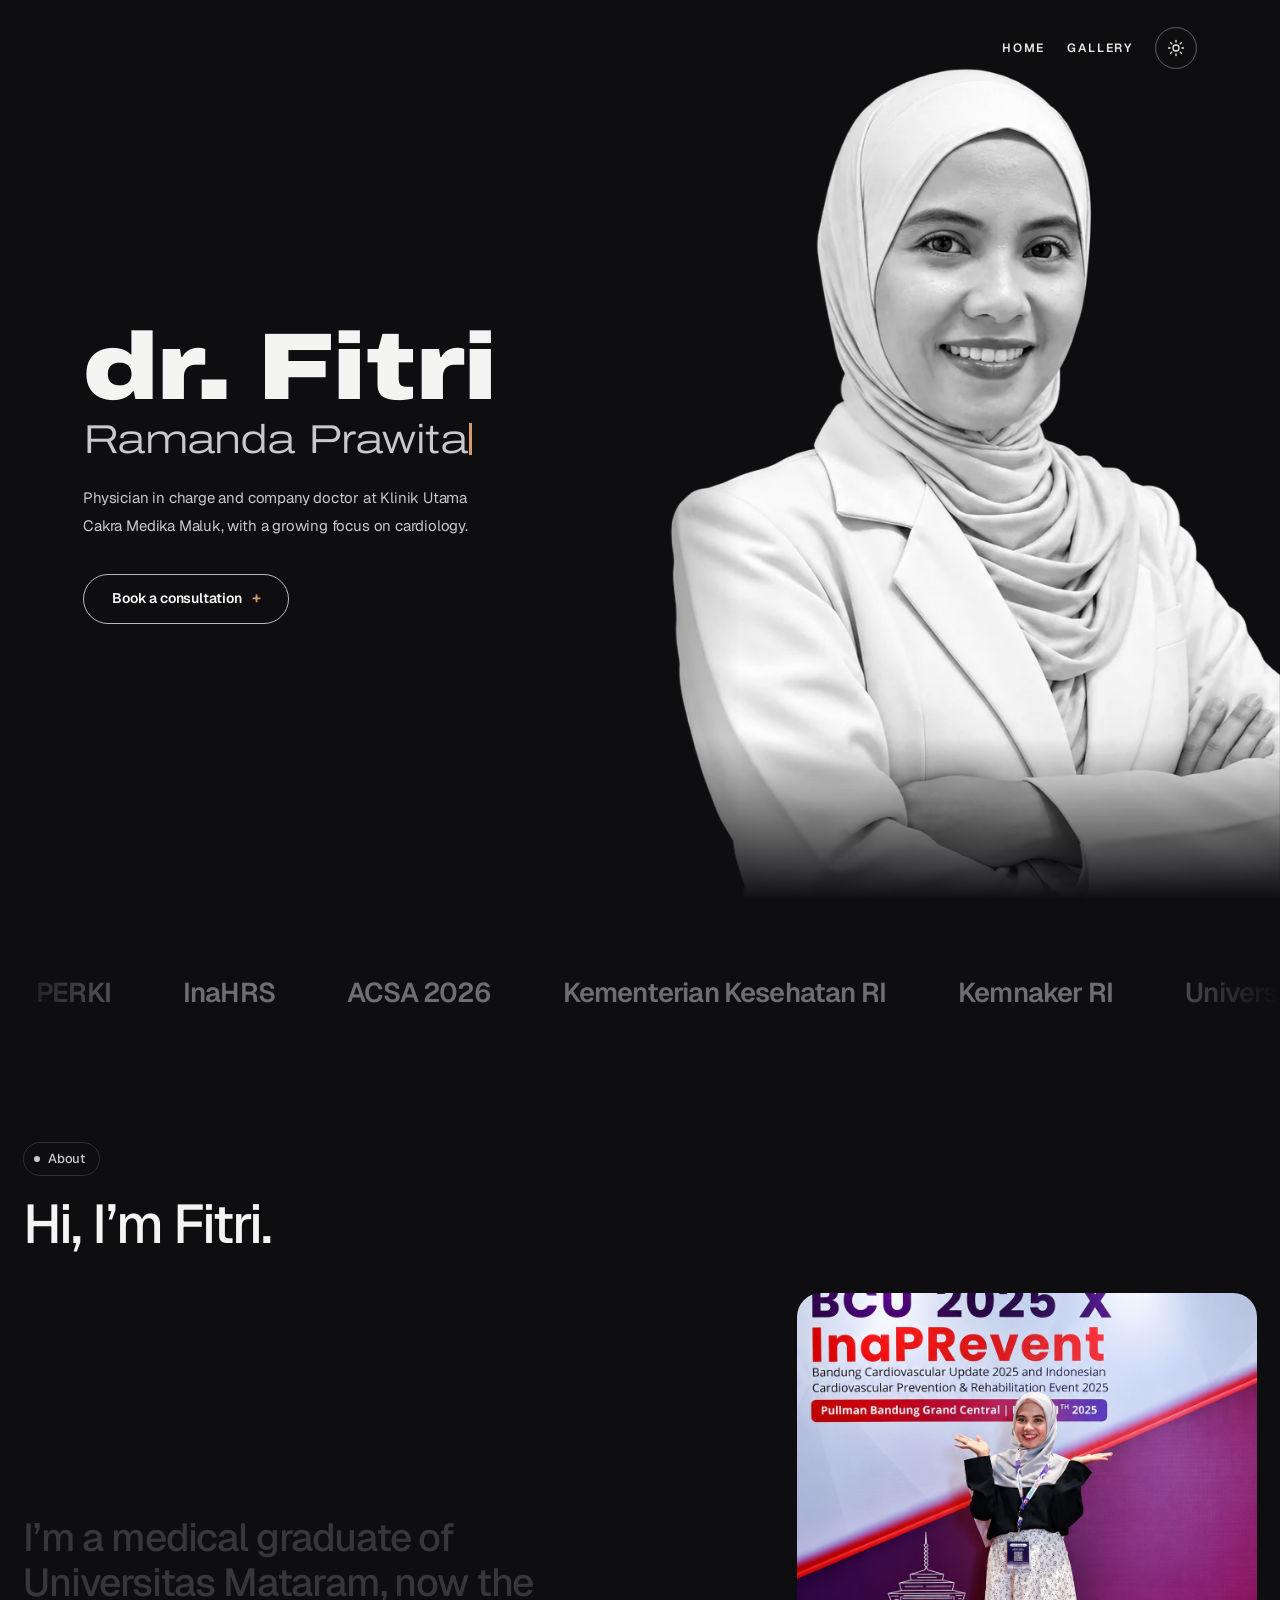
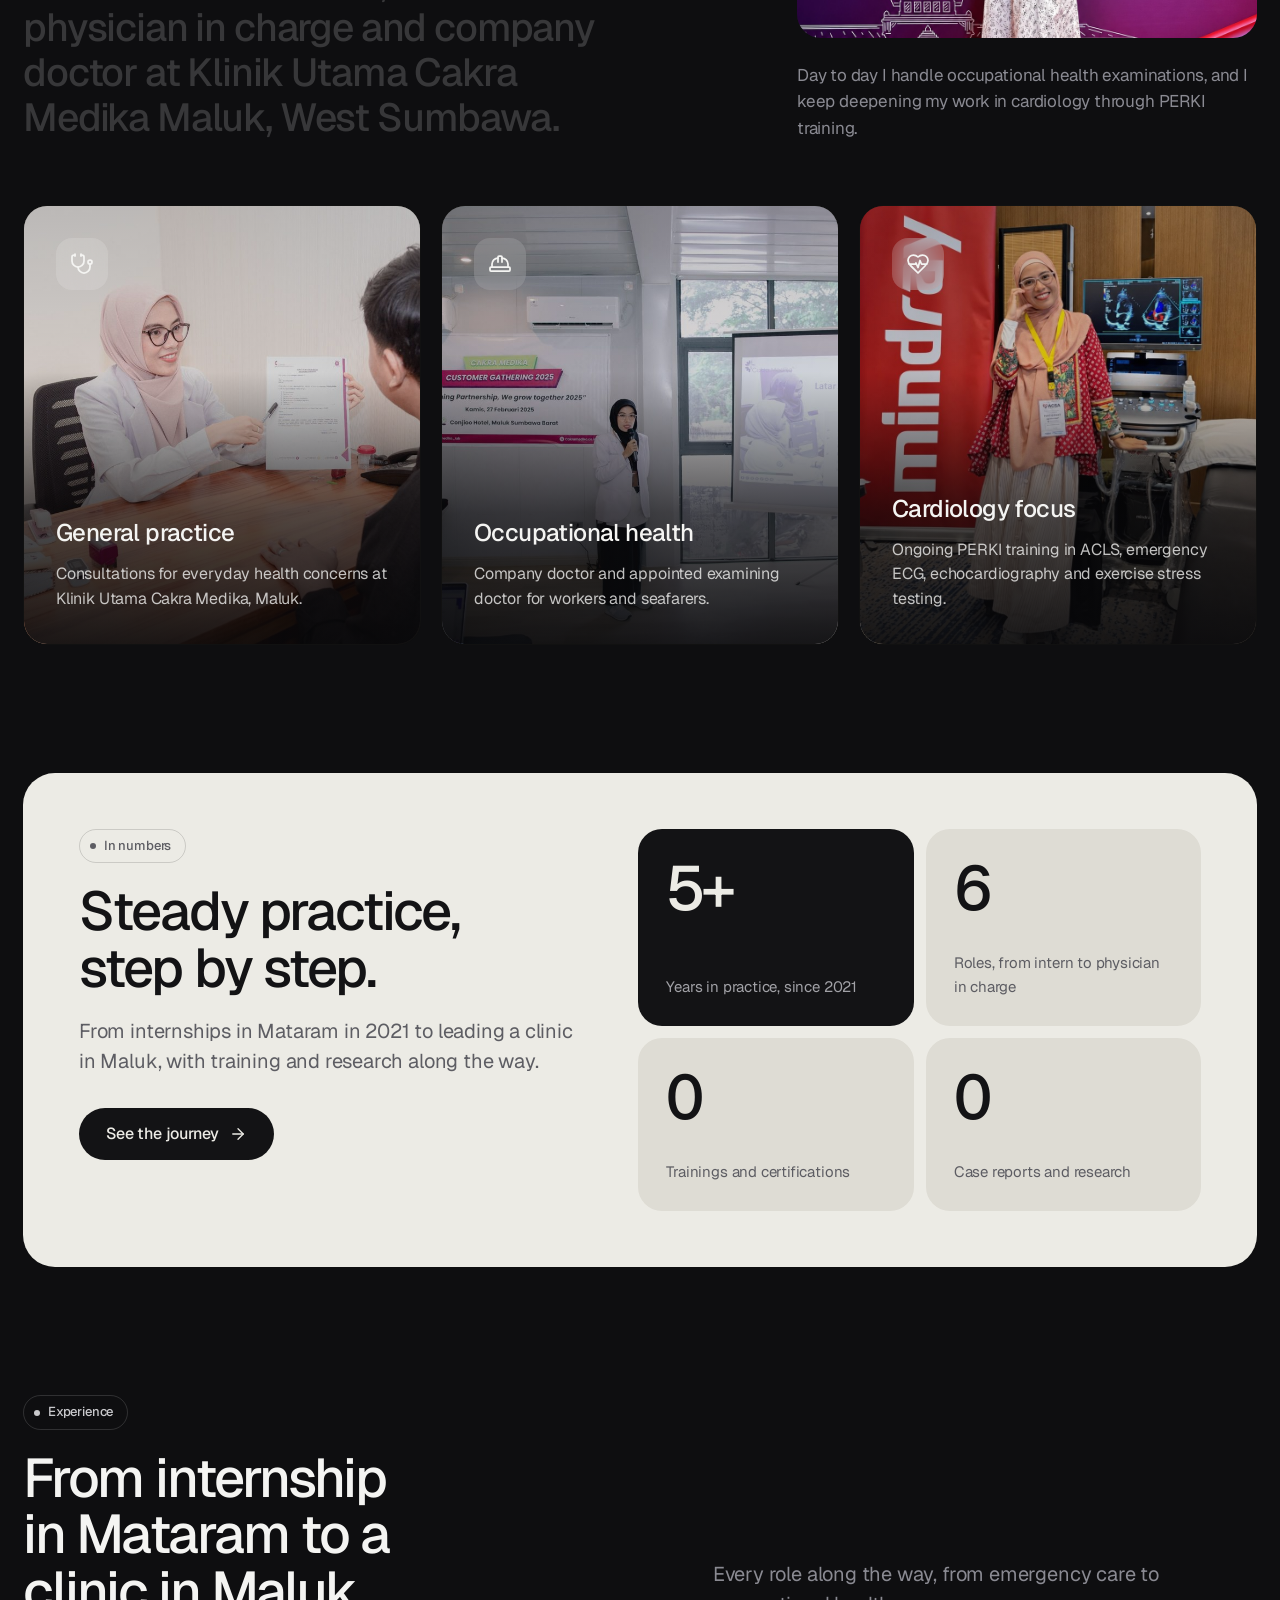
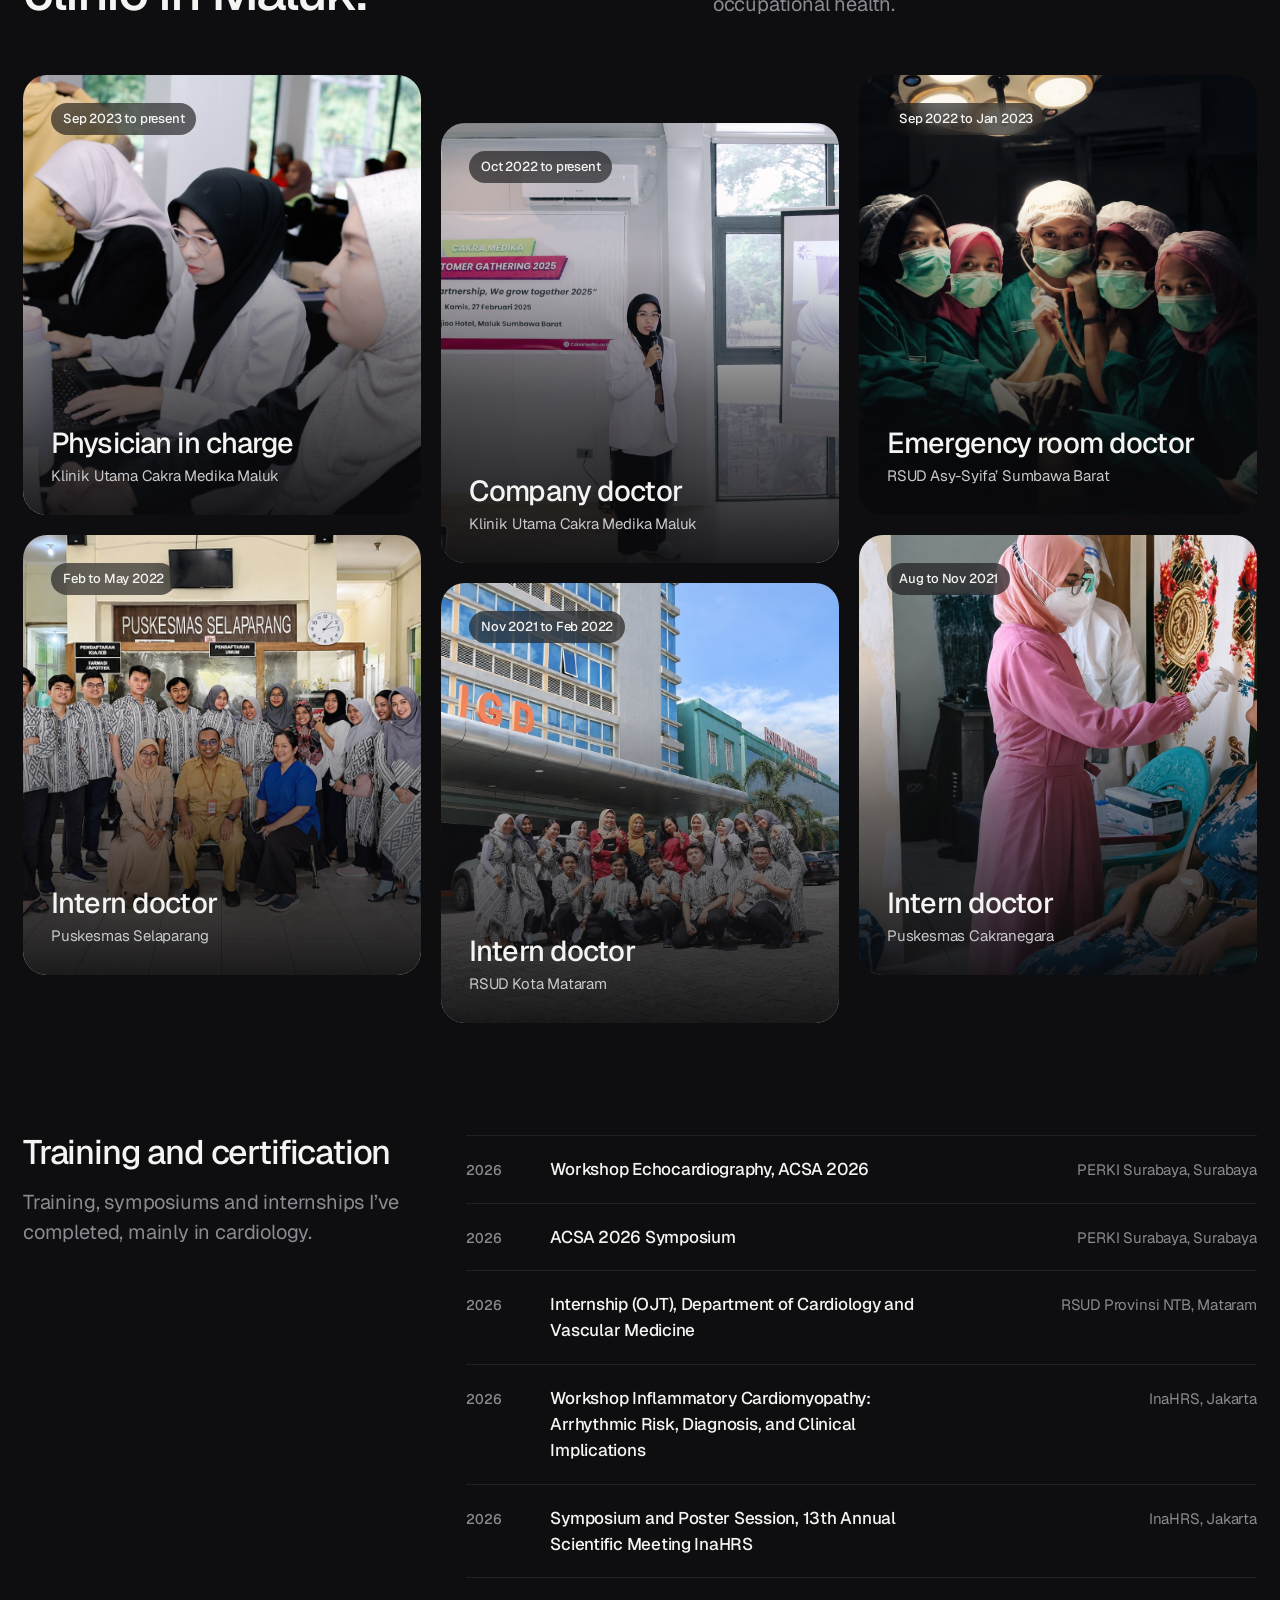
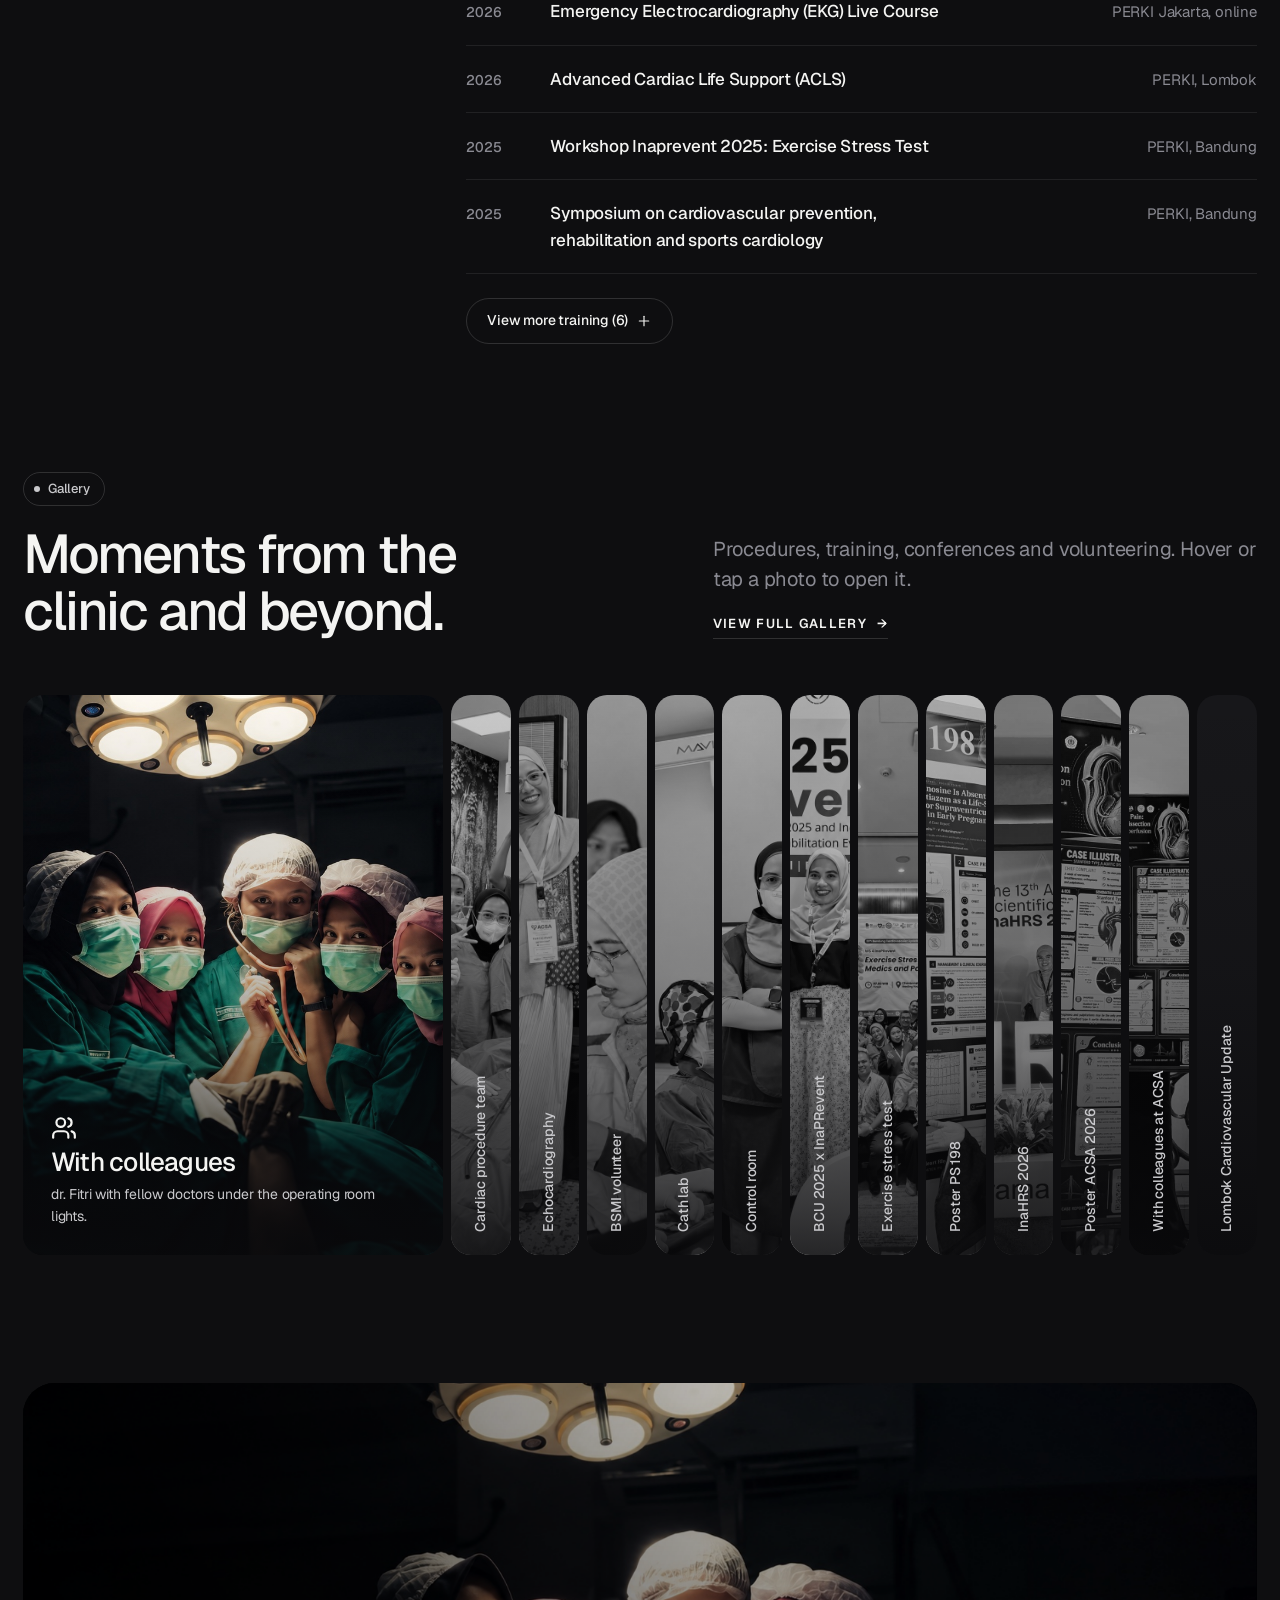
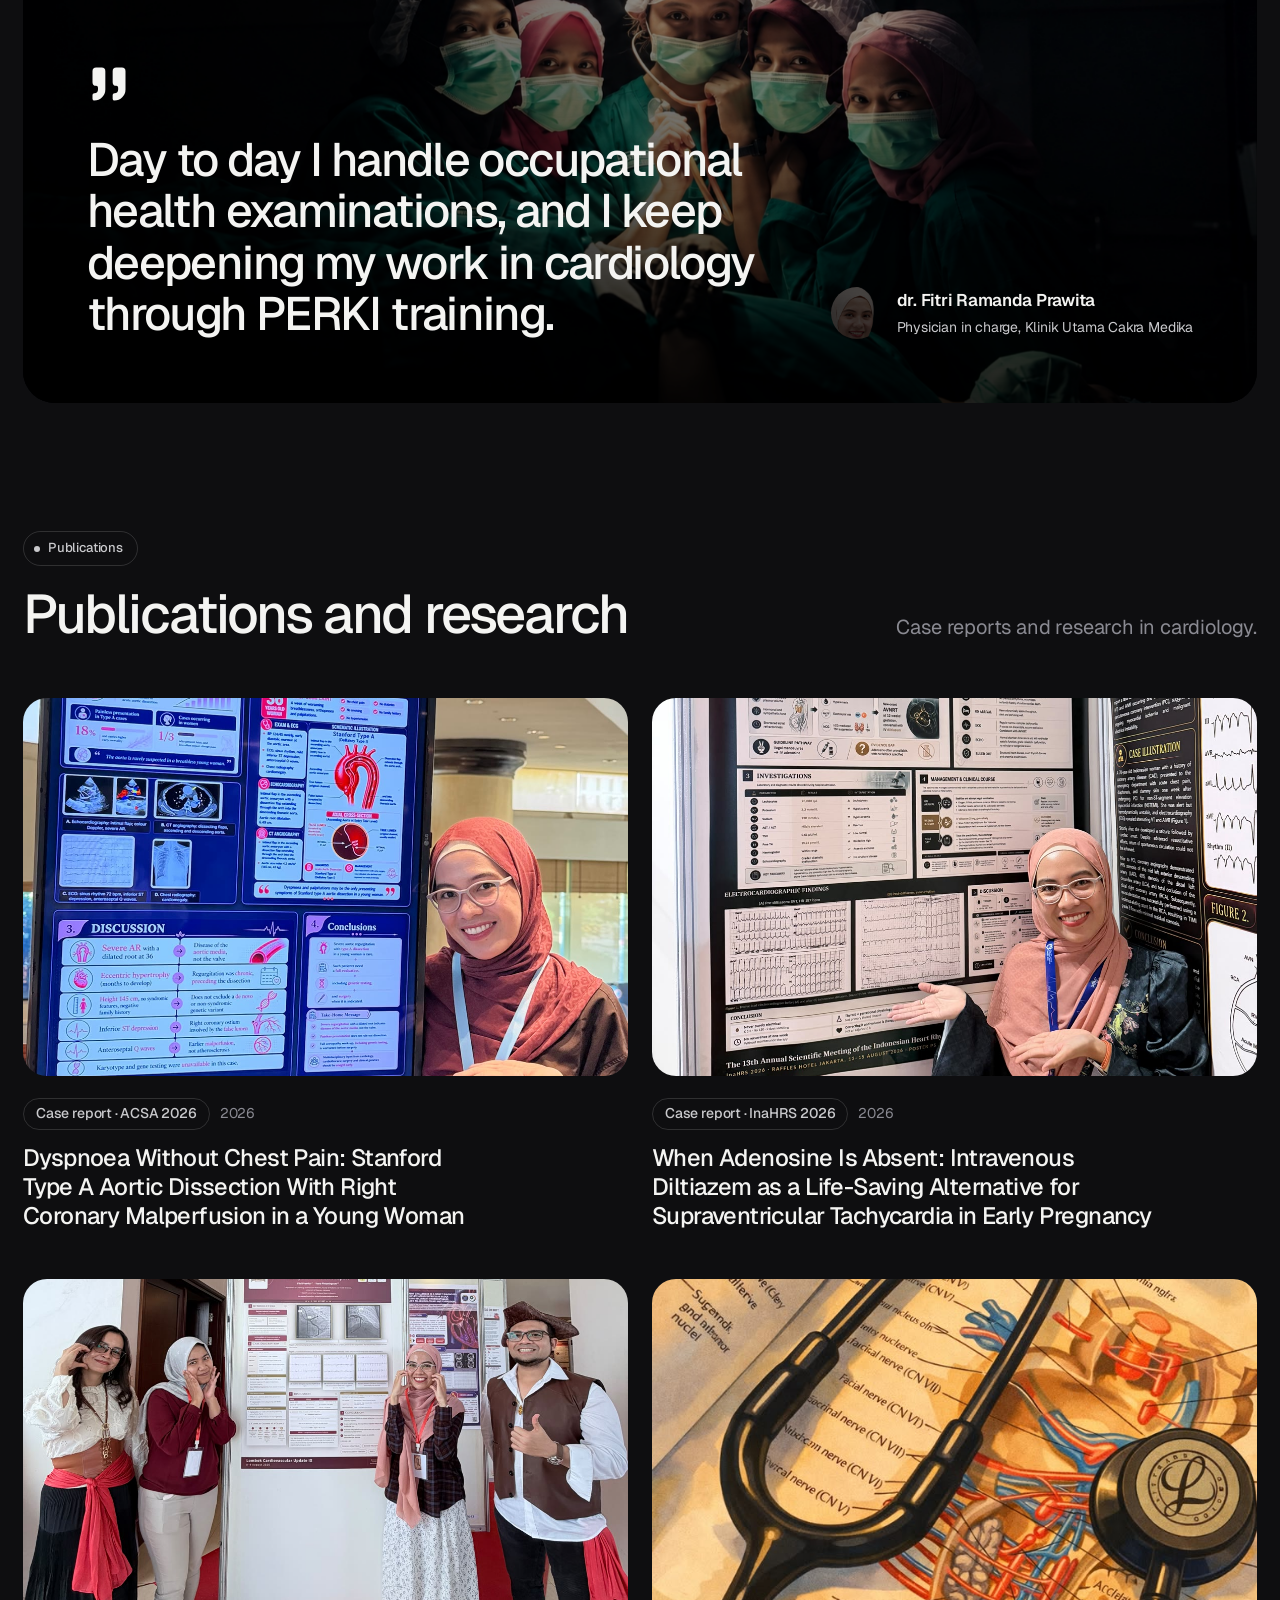
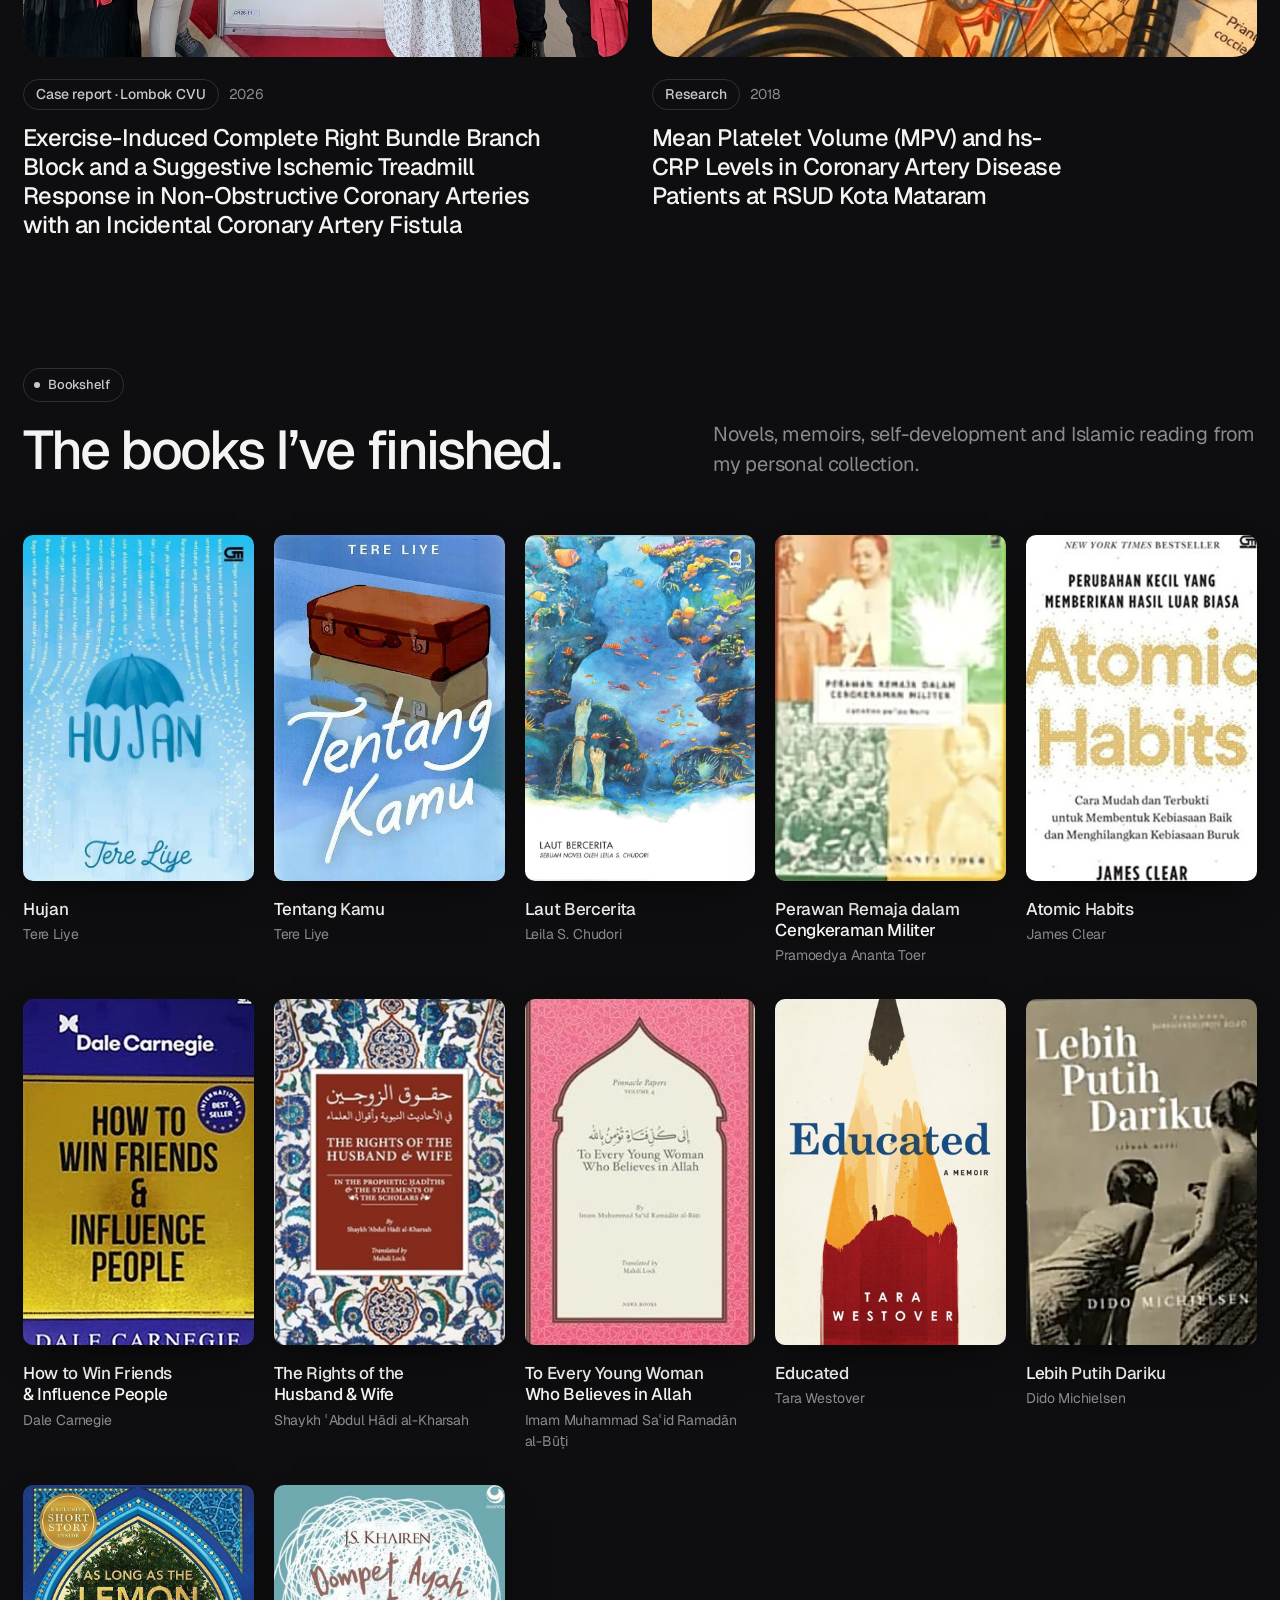
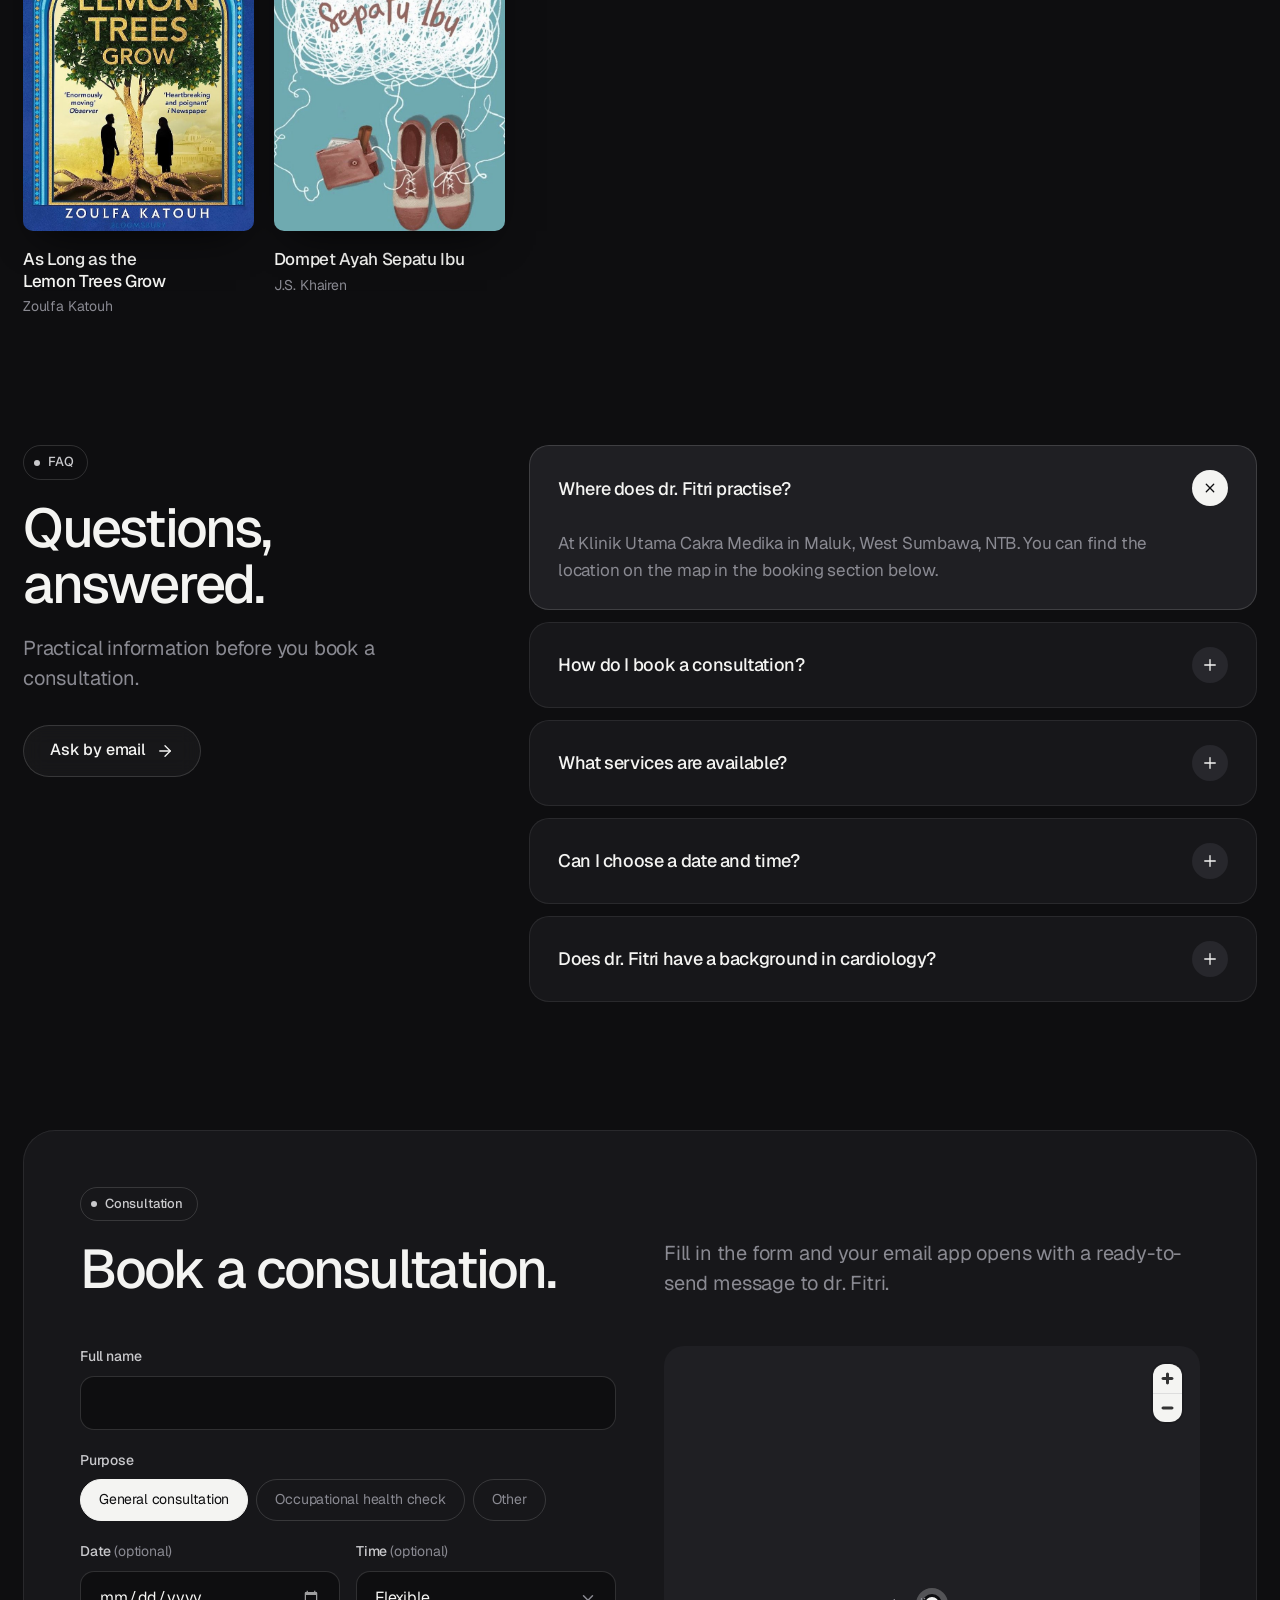
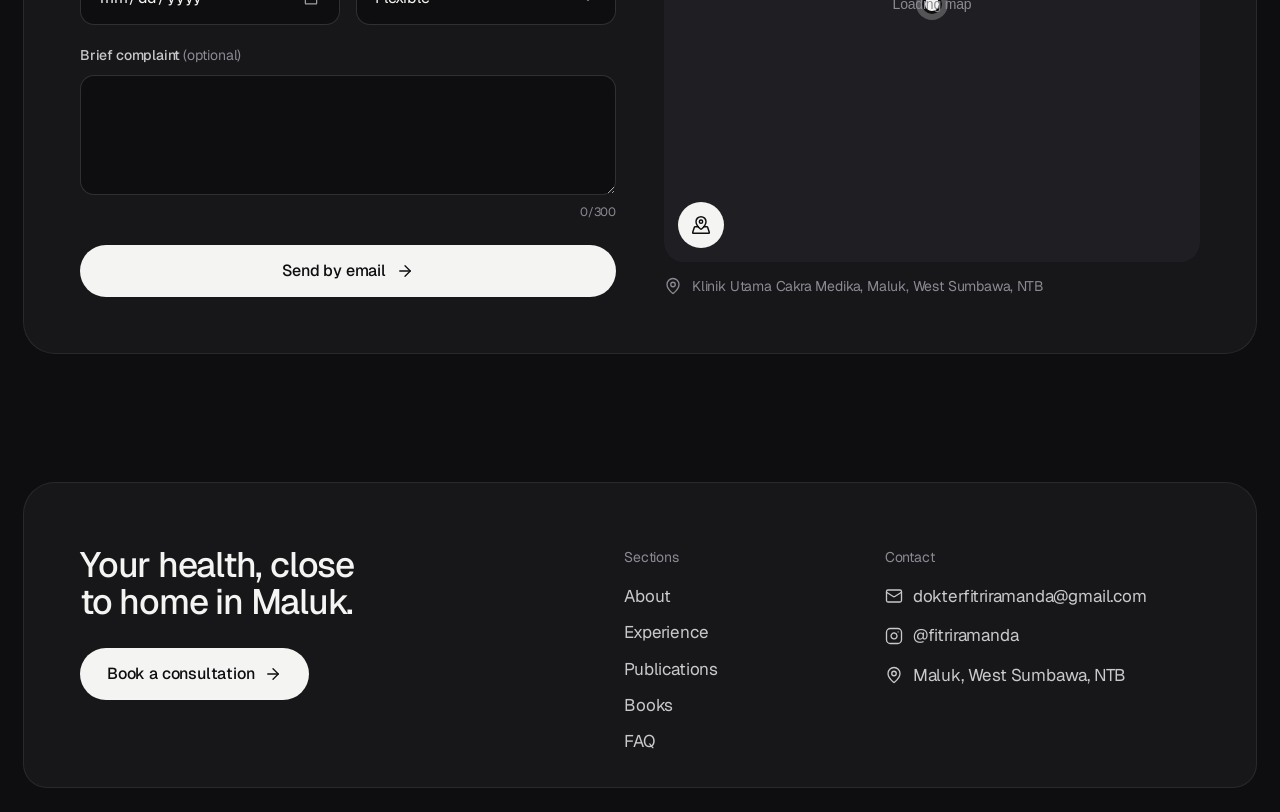
<file: index.html>
<!DOCTYPE html>
<html lang="en">
<head>
<meta charset="UTF-8">
<meta name="viewport" content="width=device-width, initial-scale=1, viewport-fit=cover">
<title>dr. Fitri Ramanda Prawita · General practitioner &amp; company doctor</title>
<meta name="description" content="dr. Fitri Ramanda Prawita, general practitioner and company doctor at Klinik Utama Cakra Medika Maluk, West Sumbawa. Experience, publications, bookshelf and consultations by email.">
<script>
  document.documentElement.classList.add("js");
  if (!matchMedia("(prefers-reduced-motion: reduce)").matches) document.documentElement.classList.add("intro");
  try { if (localStorage.getItem("theme") === "light") document.documentElement.dataset.theme = "light"; } catch (e) {}
</script>
<link rel="icon" href="favicon.ico?v=2" sizes="any">
<link rel="icon" type="image/png" sizes="32x32" href="assets/icons/favicon-32.png?v=2">
<link rel="apple-touch-icon" href="assets/icons/apple-touch-icon.png?v=2">
<link rel="preconnect" href="https://fonts.googleapis.com">
<link rel="preconnect" href="https://fonts.gstatic.com" crossorigin>
<link href="https://fonts.googleapis.com/css2?family=Archivo:wdth,wght@125,300;125,800;125,900&family=Bodoni+Moda:ital,opsz,wght@0,6..96,500;1,6..96,400&family=Geist:wght@300;400;500;600&display=swap" rel="stylesheet">
<link rel="stylesheet" href="./assets/lenis.css?v=20261106">
<link rel="stylesheet" href="./assets/site.css?v=20261106">
</head>
<body>
<a class="skip" href="#main">Skip to content</a>

<header class="nav">
  <div class="nav-inner">
    <a class="nav-home" href="#home">Home</a>
    <a class="nav-home" href="galeri.html">Gallery</a>
    <button class="theme-toggle" type="button" aria-label="Switch to light theme" title="Switch theme">
      <svg class="ico ico-sun" viewBox="0 0 24 24" aria-hidden="true" focusable="false"><circle cx="12" cy="12" r="4"/><path d="M12 2v2"/><path d="M12 20v2"/><path d="m4.93 4.93 1.41 1.41"/><path d="m17.66 17.66 1.41 1.41"/><path d="M2 12h2"/><path d="M20 12h2"/><path d="m6.34 17.66-1.41 1.41"/><path d="m19.07 4.93-1.41 1.41"/></svg>
      <svg class="ico ico-moon" viewBox="0 0 24 24" aria-hidden="true" focusable="false"><path d="M12 3a6 6 0 0 0 9 9 9 9 0 1 1-9-9Z"/></svg>
    </button>
  </div>
</header>

<main id="main">
  <!-- HERO -->
  <section class="hero" id="home" aria-label="Introduction">
    <div class="hero-photo"><img class="hero-img-bw" src="hero-hitamputih.webp" width="1448" height="1086" alt="Portrait of dr. Fitri Ramanda Prawita in a hijab and white coat, smiling with arms crossed" fetchpriority="high"><img class="hero-img-color" src="hero-warna.webp" width="1448" height="1086" alt="" aria-hidden="true"></div>
    <div class="wrap hero-inner">
      <div class="hero-copy">
        <h1 class="hero-title" aria-label="dr. Fitri Ramanda Prawita"><span class="ht-1" data-split style="--d0:350ms">dr. Fitri</span><span class="ht-2" aria-hidden="true">Ramanda Prawita</span></h1>
        <p class="hero-sub">Physician in charge and company doctor at Klinik Utama Cakra Medika Maluk, with a growing focus on cardiology.</p>
        <div class="hero-actions">
          <a class="btn-outline" href="#contact">Book a consultation <span class="plus" aria-hidden="true">+</span></a>
        </div>
      </div>
    </div>
  </section>

  <!-- LOGO STRIP -->
  <section class="logos" aria-label="Organisations">
    <div class="marquee" aria-hidden="true"><div class="marquee-row"><span>PERKI</span><span>InaHRS</span><span>ACSA 2026</span><span>Kementerian Kesehatan RI</span><span>Kemnaker RI</span><span>Universitas Mataram</span><span>RSUD Provinsi NTB</span><span>BSMI</span><span>PATKLIN</span><span>Lombok Cardiovascular Update</span><span>PERKI</span><span>InaHRS</span><span>ACSA 2026</span><span>Kementerian Kesehatan RI</span><span>Kemnaker RI</span><span>Universitas Mataram</span><span>RSUD Provinsi NTB</span><span>BSMI</span><span>PATKLIN</span><span>Lombok Cardiovascular Update</span></div></div>
    <p class="sr-only">PERKI, InaHRS, ACSA 2026, Kementerian Kesehatan RI, Kemnaker RI, Universitas Mataram, RSUD Provinsi NTB, BSMI, PATKLIN, Lombok Cardiovascular Update</p>
  </section>

  <!-- ABOUT -->
  <section class="section" id="about" aria-labelledby="about-title">
    <div class="wrap">
      <p class="eyebrow" data-reveal>About</p>
      <h2 class="h2" id="about-title" data-split style="margin-top:20px">Hi, I’m Fitri.</h2>
      <div class="about-grid">
        <p class="about-statement" data-fill>I’m a medical graduate of Universitas Mataram, now the physician in charge and company doctor at Klinik Utama Cakra Medika Maluk, West Sumbawa.</p>
        <div class="about-right" data-reveal>
          <figure class="about-photo"><img src="galeri/galeri-06.jpg" width="1086" height="1448" alt="dr. Fitri in front of the BCU 2025 x InaPRevent banner, Pullman Bandung Grand Central" loading="lazy" decoding="async"></figure>
          <p class="about-side">Day to day I handle occupational health examinations, and I keep deepening my work in cardiology through PERKI training.</p>
        </div>
      </div>
      <div class="features" data-stagger>
        <article class="feature has-photo" data-reveal><img class="feature-bg" src="galeri/about/general-practice.jpg" alt="dr. Fitri explaining a consent form to a patient at her desk" loading="lazy" decoding="async" style="object-position: 35% 40%"><span class="feature-ico"><svg class="ico" viewBox="0 0 24 24" aria-hidden="true" focusable="false"><path d="M11 2v2"/><path d="M5 2v2"/><path d="M5 3H4a2 2 0 0 0-2 2v4a6 6 0 0 0 12 0V5a2 2 0 0 0-2-2h-1"/><path d="M8 15a6 6 0 0 0 12 0v-3"/><circle cx="20" cy="10" r="2"/></svg></span><h3>General practice</h3><p>Consultations for everyday health concerns at Klinik Utama Cakra Medika, Maluk.</p></article>
        <article class="feature has-photo" data-reveal><img class="feature-bg" src="galeri/about/occupational-health.jpg" alt="dr. Fitri presenting on medical check-ups to partner companies" loading="lazy" decoding="async" style="object-position: 30% 45%"><span class="feature-ico"><svg class="ico" viewBox="0 0 24 24" aria-hidden="true" focusable="false"><path d="M10 10V5a1 1 0 0 1 1-1h2a1 1 0 0 1 1 1v5"/><path d="M14 6a6 6 0 0 1 6 6v3"/><path d="M4 15v-3a6 6 0 0 1 6-6"/><rect x="2" y="15" width="20" height="4" rx="1"/></svg></span><h3>Occupational health</h3><p>Company doctor and appointed examining doctor for workers and seafarers.</p></article>
        <article class="feature has-photo" data-reveal><img class="feature-bg" src="galeri/about/cardiology.jpg" alt="dr. Fitri at an echocardiography machine during ACSA training" loading="lazy" decoding="async" style="object-position: 50% 25%"><span class="feature-ico"><svg class="ico" viewBox="0 0 24 24" aria-hidden="true" focusable="false"><path d="M19 14c1.49-1.46 3-3.21 3-5.5A5.5 5.5 0 0 0 16.5 3c-1.76 0-3 .5-4.5 2-1.5-1.5-2.74-2-4.5-2A5.5 5.5 0 0 0 2 8.5c0 2.3 1.5 4.05 3 5.5l7 7Z"/><path d="M3.22 12H9.5l.5-1 2 4.5 2-7 1.5 3.5h5.27"/></svg></span><h3>Cardiology focus</h3><p>Ongoing PERKI training in ACLS, emergency ECG, echocardiography and exercise stress testing.</p></article>
      </div>
    </div>
  </section>

  <!-- NUMBERS -->
  <section class="section" aria-labelledby="stats-title">
    <div class="wrap">
      <div class="stats-card" data-reveal>
        <div>
          <p class="eyebrow">In numbers</p>
          <h2 class="h2" id="stats-title" data-split>Steady practice, step by step.</h2>
          <p class="lead">From internships in Mataram in 2021 to leading a clinic in Maluk, with training and research along the way.</p>
          <a class="btn btn-dark" href="#experience">See the journey <svg class="ico" viewBox="0 0 24 24" aria-hidden="true" focusable="false"><path d="M5 12h14"/><path d="m12 5 7 7-7 7"/></svg></a>
        </div>
        <div class="stat-grid">
          <div class="stat"><span class="stat-num" data-count="5" data-suffix="+">5+</span><span class="stat-label">Years in practice, since 2021</span></div>
          <div class="stat"><span class="stat-num" data-count="6">6</span><span class="stat-label">Roles, from intern to physician in charge</span></div>
          <div class="stat"><span class="stat-num" data-count="15">15</span><span class="stat-label">Trainings and certifications</span></div>
          <div class="stat"><span class="stat-num" data-count="4">4</span><span class="stat-label">Case reports and research</span></div>
        </div>
      </div>
    </div>
  </section>

  <!-- EXPERIENCE -->
  <section class="section" id="experience" aria-labelledby="exp-title">
    <div class="wrap">
      <div class="sec-head">
        <div><p class="eyebrow" data-reveal>Experience</p><h2 class="h2" id="exp-title" data-split>From internship in Mataram to a clinic in Maluk.</h2></div>
        <p class="lead" data-reveal>Every role along the way, from emergency care to occupational health.</p>
      </div>
      <ol class="roles" data-stagger>
        <li class="role" data-reveal>
          <img src="galeri/experience/physician-in-charge.jpg" alt="dr. Fitri in a white coat at the 2025 customer gathering, working at her laptop" loading="lazy" decoding="async" style="object-position: 47% 35%">
          <span class="role-when">Sep 2023 to present</span>
          <h3>Physician in charge</h3>
          <p>Klinik Utama Cakra Medika Maluk</p>
        </li>
        <li class="role" data-reveal>
          <img src="galeri/experience/company-doctor.jpg" alt="dr. Fitri presenting on medical check-ups to partner companies" loading="lazy" decoding="async" style="object-position: 50% 40%">
          <span class="role-when">Oct 2022 to present</span>
          <h3>Company doctor</h3>
          <p>Klinik Utama Cakra Medika Maluk</p>
        </li>
        <li class="role" data-reveal>
          <img src="galeri/galeri-02.jpg" alt="" loading="lazy" decoding="async" style="object-position: 58% 40%">
          <span class="role-when">Sep 2022 to Jan 2023</span>
          <h3>Emergency room doctor</h3>
          <p>RSUD Asy-Syifa’ Sumbawa Barat</p>
        </li>
        <li class="role" data-reveal>
          <img src="galeri/experience/puskesmas-selaparang.jpg" alt="dr. Fitri with the interns and staff of Puskesmas Selaparang" loading="lazy" decoding="async" style="object-position: 50% 45%">
          <span class="role-when">Feb to May 2022</span>
          <h3>Intern doctor</h3>
          <p>Puskesmas Selaparang</p>
        </li>
        <li class="role" data-reveal>
          <img src="galeri/experience/rsud-kota-mataram.jpg" alt="Interns in front of the emergency department of RSUD Kota Mataram" loading="lazy" decoding="async" style="object-position: 50% 68%">
          <span class="role-when">Nov 2021 to Feb 2022</span>
          <h3>Intern doctor</h3>
          <p>RSUD Kota Mataram</p>
        </li>
        <li class="role" data-reveal>
          <img src="galeri/experience/puskesmas-cakranegara-swab.jpg" alt="dr. Fitri taking a swab sample in full protective gear" loading="lazy" decoding="async" style="object-position: 50% 30%">
          <span class="role-when">Aug to Nov 2021</span>
          <h3>Intern doctor</h3>
          <p>Puskesmas Cakranegara</p>
        </li>
      </ol>

      <div class="training">
        <div>
          <h3 data-split>Training and certification</h3>
          <p class="lead" data-reveal>Training, symposiums and internships I’ve completed, mainly in cardiology.</p>
        </div>
        <div data-reveal>
          <ol class="train-list" id="trainList">
          <li><span class="when">2026</span><b>Workshop Echocardiography, ACSA 2026</b><span class="where">PERKI Surabaya, Surabaya</span></li>
          <li><span class="when">2026</span><b>ACSA 2026 Symposium</b><span class="where">PERKI Surabaya, Surabaya</span></li>
          <li><span class="when">2026</span><b>Internship (OJT), Department of Cardiology and Vascular Medicine</b><span class="where">RSUD Provinsi NTB, Mataram</span></li>
          <li><span class="when">2026</span><b>Workshop Inflammatory Cardiomyopathy: Arrhythmic Risk, Diagnosis, and Clinical Implications</b><span class="where">InaHRS, Jakarta</span></li>
          <li><span class="when">2026</span><b>Symposium and Poster Session, 13th Annual Scientific Meeting InaHRS</b><span class="where">InaHRS, Jakarta</span></li>
          <li><span class="when">2026</span><b>Emergency Electrocardiography (EKG) Live Course</b><span class="where">PERKI Jakarta, online</span></li>
          <li><span class="when">2026</span><b>Advanced Cardiac Life Support (ACLS)</b><span class="where">PERKI, Lombok</span></li>
          <li><span class="when">2025</span><b>Workshop Inaprevent 2025: Exercise Stress Test</b><span class="where">PERKI, Bandung</span></li>
          <li><span class="when">2025</span><b>Symposium on cardiovascular prevention, rehabilitation and sports cardiology</b><span class="where">PERKI, Bandung</span></li>
          <li class="is-extra"><span class="when">2025</span><b>Chemical Occupational Safety and Health (K3) Expert</b><span class="where">Ministry of Manpower RI, Yogyakarta</span></li>
          <li class="is-extra"><span class="when">2025</span><b>Webinar on Diagnosing Occupational Diseases</b><span class="where">LP3S-IDI, online</span></li>
          <li class="is-extra"><span class="when">2024</span><b>Workshop Laboratory Management</b><span class="where">PATKLIN, Surabaya</span></li>
          <li class="is-extra"><span class="when">2024</span><b>Technical Training for Seafarer Health Examining Doctors</b><span class="where">Ministry of Transportation RI</span></li>
          <li class="is-extra"><span class="when">2023</span><b>Appointment as Occupational Health Examining Doctor</b><span class="where">Ministry of Manpower RI, online</span></li>
          <li class="is-extra"><span class="when">2023</span><b>Occupational Hygiene, Health and Safety (Hiperkes) for Company Doctors</b><span class="where">Ministry of Manpower RI, online</span></li>
          </ol>
          <button class="train-more" id="trainMore" type="button" aria-expanded="false" aria-controls="trainList"><span class="label">View more training (6)</span><svg class="ico" viewBox="0 0 24 24" aria-hidden="true" focusable="false"><path d="M5 12h14"/><path d="M12 5v14"/></svg></button>
        </div>
      </div>
    </div>
  </section>

  <!-- GALLERY -->
  <section class="section" id="gallery" aria-labelledby="gal-title">
    <div class="wrap">
      <div class="sec-head">
        <div><p class="eyebrow" data-reveal>Gallery</p><h2 class="h2" id="gal-title" data-split>Moments from the clinic and beyond.</h2></div>
        <div class="gal-side" data-reveal><p class="lead">Procedures, training, conferences and volunteering. Hover or tap a photo to open it.</p><a class="gal-all" href="galeri.html">View full gallery <span aria-hidden="true">→</span></a></div>
      </div>
      <ul class="xcards" data-active="0" aria-label="Gallery of dr. Fitri’s activities" data-reveal>
        <li class="xcard" tabindex="0" data-active="true">
          <img src="galeri/galeri-02.jpg" alt="dr. Fitri with fellow doctors in green scrubs under operating room lights" loading="lazy" decoding="async" style="object-position: 50% 40%">
          <article class="xcard-body">
            <p class="xcard-tab" aria-hidden="true">With colleagues</p>
            <svg class="xcard-ico" viewBox="0 0 24 24" fill="none" stroke="currentColor" stroke-width="2" stroke-linecap="round" stroke-linejoin="round" aria-hidden="true" focusable="false"><path d="M16 21v-2a4 4 0 0 0-4-4H6a4 4 0 0 0-4 4v2"/><circle cx="9" cy="7" r="4"/><path d="M22 21v-2a4 4 0 0 0-3-3.87"/><path d="M16 3.13a4 4 0 0 1 0 7.75"/></svg>
            <h3>With colleagues</h3>
            <p class="xcard-desc">dr. Fitri with fellow doctors under the operating room lights.</p>
          </article>
        </li>
        <li class="xcard" tabindex="0" data-active="false">
          <img src="galeri/galeri-04.jpg" alt="dr. Fitri with the medical team in surgical scrubs in the cardiac procedure room, catheter tools on the table" loading="lazy" decoding="async" style="object-position: 50% 40%">
          <article class="xcard-body">
            <p class="xcard-tab" aria-hidden="true">Cardiac procedure team</p>
            <svg class="xcard-ico" viewBox="0 0 24 24" fill="none" stroke="currentColor" stroke-width="2" stroke-linecap="round" stroke-linejoin="round" aria-hidden="true" focusable="false"><path d="M19 14c1.49-1.46 3-3.21 3-5.5A5.5 5.5 0 0 0 16.5 3c-1.76 0-3 .5-4.5 2-1.5-1.5-2.74-2-4.5-2A5.5 5.5 0 0 0 2 8.5c0 2.3 1.5 4.05 3 5.5l7 7Z"/><path d="M3.22 12H9.5l.5-1 2 4.5 2-7 1.5 3.5h5.27"/></svg>
            <h3>Cardiac procedure team</h3>
            <p class="xcard-desc">With the team in the procedure room, catheter tools laid out on the table.</p>
          </article>
        </li>
        <li class="xcard" tabindex="0" data-active="false">
          <img src="galeri/galeri-03.jpg" alt="dr. Fitri wearing an ACSA participant badge next to an echocardiography machine" loading="lazy" decoding="async" style="object-position: 50% 25%">
          <article class="xcard-body">
            <p class="xcard-tab" aria-hidden="true">Echocardiography</p>
            <svg class="xcard-ico" viewBox="0 0 24 24" fill="none" stroke="currentColor" stroke-width="2" stroke-linecap="round" stroke-linejoin="round" aria-hidden="true" focusable="false"><path d="M22 12h-4l-3 9L9 3l-3 9H2"/></svg>
            <h3>Echocardiography</h3>
            <p class="xcard-desc">ACSA participant, trying the echocardiography machine hands-on.</p>
          </article>
        </li>
        <li class="xcard" tabindex="0" data-active="false">
          <img src="galeri/galeri-08.jpg" alt="dr. Fitri in a BSMI vest examining residents at a health event" loading="lazy" decoding="async" style="object-position: 50% 35%">
          <article class="xcard-body">
            <p class="xcard-tab" aria-hidden="true">BSMI volunteer</p>
            <svg class="xcard-ico" viewBox="0 0 24 24" fill="none" stroke="currentColor" stroke-width="2" stroke-linecap="round" stroke-linejoin="round" aria-hidden="true" focusable="false"><path d="M19 14c1.49-1.46 3-3.21 3-5.5A5.5 5.5 0 0 0 16.5 3c-1.76 0-3 .5-4.5 2-1.5-1.5-2.74-2-4.5-2A5.5 5.5 0 0 0 2 8.5c0 2.3 1.5 4.05 3 5.5l7 7Z"/></svg>
            <h3>BSMI volunteer</h3>
            <p class="xcard-desc">Examining residents at an Indonesian Red Crescent (BSMI) health event.</p>
          </article>
        </li>
        <li class="xcard" tabindex="0" data-active="false">
          <img src="galeri/galeri-01.jpg" alt="Medical team in green scrubs in the cardiac procedure room" loading="lazy" decoding="async" style="object-position: 50% 60%">
          <article class="xcard-body">
            <p class="xcard-tab" aria-hidden="true">Cath lab</p>
            <svg class="xcard-ico" viewBox="0 0 24 24" fill="none" stroke="currentColor" stroke-width="2" stroke-linecap="round" stroke-linejoin="round" aria-hidden="true" focusable="false"><path d="M19 14c1.49-1.46 3-3.21 3-5.5A5.5 5.5 0 0 0 16.5 3c-1.76 0-3 .5-4.5 2-1.5-1.5-2.74-2-4.5-2A5.5 5.5 0 0 0 2 8.5c0 2.3 1.5 4.05 3 5.5l7 7Z"/><path d="M3.22 12H9.5l.5-1 2 4.5 2-7 1.5 3.5h5.27"/></svg>
            <h3>Cath lab</h3>
            <p class="xcard-desc">The medical team performing a procedure in the cardiac cath lab.</p>
          </article>
        </li>
        <li class="xcard" tabindex="0" data-active="false">
          <img src="galeri/galeri-05.jpg" alt="dr. Fitri in a radiation apron in the control room, cardiac monitors behind her" loading="lazy" decoding="async" style="object-position: 50% 30%">
          <article class="xcard-body">
            <p class="xcard-tab" aria-hidden="true">Control room</p>
            <svg class="xcard-ico" viewBox="0 0 24 24" fill="none" stroke="currentColor" stroke-width="2" stroke-linecap="round" stroke-linejoin="round" aria-hidden="true" focusable="false"><rect width="20" height="14" x="2" y="3" rx="2"/><line x1="8" x2="16" y1="21" y2="21"/><line x1="12" x2="12" y1="17" y2="21"/></svg>
            <h3>Control room</h3>
            <p class="xcard-desc">Wearing a radiation apron, with cardiac monitors behind.</p>
          </article>
        </li>
        <li class="xcard" tabindex="0" data-active="false">
          <img src="galeri/galeri-06.jpg" alt="dr. Fitri in front of the BCU 2025 x InaPRevent banner, Pullman Bandung Grand Central" loading="lazy" decoding="async" style="object-position: 50% 30%">
          <article class="xcard-body">
            <p class="xcard-tab" aria-hidden="true">BCU 2025 x InaPRevent</p>
            <svg class="xcard-ico" viewBox="0 0 24 24" fill="none" stroke="currentColor" stroke-width="2" stroke-linecap="round" stroke-linejoin="round" aria-hidden="true" focusable="false"><path d="M12 2a3 3 0 0 0-3 3v7a3 3 0 0 0 6 0V5a3 3 0 0 0-3-3Z"/><path d="M19 10v2a7 7 0 0 1-14 0v-2"/><line x1="12" x2="12" y1="19" y2="22"/></svg>
            <h3>BCU 2025 x InaPRevent</h3>
            <p class="xcard-desc">Bandung Cardiovascular Update 2025 at Pullman Bandung Grand Central.</p>
          </article>
        </li>
        <li class="xcard" tabindex="0" data-active="false">
          <img src="galeri/galeri-07.jpg" alt="Participants of the Exercise Stress Test for Medics and Paramedics workshop posing in front of the banner" loading="lazy" decoding="async" style="object-position: 50% 55%">
          <article class="xcard-body">
            <p class="xcard-tab" aria-hidden="true">Exercise stress test</p>
            <svg class="xcard-ico" viewBox="0 0 24 24" fill="none" stroke="currentColor" stroke-width="2" stroke-linecap="round" stroke-linejoin="round" aria-hidden="true" focusable="false"><path d="M2 3h20"/><path d="M21 3v11a2 2 0 0 1-2 2H5a2 2 0 0 1-2-2V3"/><path d="m7 21 5-5 5 5"/></svg>
            <h3>Exercise stress test</h3>
            <p class="xcard-desc">InaPRevent workshop for medical staff, Bandung, 16 May 2025.</p>
          </article>
        </li>
        <li class="xcard" tabindex="0" data-active="false">
          <img src="galeri/galeri-10.jpg" alt="dr. Fitri posing next to poster PS 198, When Adenosine Is Absent" loading="lazy" decoding="async" style="object-position: 50% 45%">
          <article class="xcard-body">
            <p class="xcard-tab" aria-hidden="true">Poster PS 198</p>
            <svg class="xcard-ico" viewBox="0 0 24 24" fill="none" stroke="currentColor" stroke-width="2" stroke-linecap="round" stroke-linejoin="round" aria-hidden="true" focusable="false"><path d="M2 3h20"/><path d="M21 3v11a2 2 0 0 1-2 2H5a2 2 0 0 1-2-2V3"/><path d="m7 21 5-5 5 5"/></svg>
            <h3>Poster PS 198</h3>
            <p class="xcard-desc">Case report “When Adenosine Is Absent”, InaHRS 2026.</p>
          </article>
        </li>
        <li class="xcard" tabindex="0" data-active="false">
          <img src="galeri/galeri-11.jpg" alt="Stage of the 13th Annual Scientific Meeting InaHRS 2026, themed Menjaga Irama Negeri" loading="lazy" decoding="async" style="object-position: 50% 50%">
          <article class="xcard-body">
            <p class="xcard-tab" aria-hidden="true">InaHRS 2026</p>
            <svg class="xcard-ico" viewBox="0 0 24 24" fill="none" stroke="currentColor" stroke-width="2" stroke-linecap="round" stroke-linejoin="round" aria-hidden="true" focusable="false"><path d="M22 12h-4l-3 9L9 3l-3 9H2"/></svg>
            <h3>InaHRS 2026</h3>
            <p class="xcard-desc">The 13th Annual Scientific Meeting InaHRS, “Menjaga Irama Negeri”.</p>
          </article>
        </li>
        <li class="xcard" tabindex="0" data-active="false">
          <img src="galeri/galeri-12.jpg" alt="dr. Fitri next to her digital poster on type A aortic dissection at ACSA 2026" loading="lazy" decoding="async" style="object-position: 50% 40%">
          <article class="xcard-body">
            <p class="xcard-tab" aria-hidden="true">Poster ACSA 2026</p>
            <svg class="xcard-ico" viewBox="0 0 24 24" fill="none" stroke="currentColor" stroke-width="2" stroke-linecap="round" stroke-linejoin="round" aria-hidden="true" focusable="false"><path d="M2 3h20"/><path d="M21 3v11a2 2 0 0 1-2 2H5a2 2 0 0 1-2-2V3"/><path d="m7 21 5-5 5 5"/></svg>
            <h3>Poster ACSA 2026</h3>
            <p class="xcard-desc">Case report on Stanford type A aortic dissection, ACSA 2026.</p>
          </article>
        </li>
        <li class="xcard" tabindex="0" data-active="false">
          <img src="galeri/galeri-09.jpg" alt="dr. Fitri with two colleagues next to the ACSA 2026 digital poster" loading="lazy" decoding="async" style="object-position: 50% 45%">
          <article class="xcard-body">
            <p class="xcard-tab" aria-hidden="true">With colleagues at ACSA</p>
            <svg class="xcard-ico" viewBox="0 0 24 24" fill="none" stroke="currentColor" stroke-width="2" stroke-linecap="round" stroke-linejoin="round" aria-hidden="true" focusable="false"><circle cx="12" cy="8" r="6"/><path d="M15.477 12.89 17 22l-5-3-5 3 1.523-9.11"/></svg>
            <h3>With colleagues at ACSA</h3>
            <p class="xcard-desc">With colleagues in front of the poster, ACSA 2026.</p>
          </article>
        </li>
        <li class="xcard" tabindex="0" data-active="false">
          <img src="galeri/galeri-13.jpg" alt="dr. Fitri with colleagues in traditional dress next to the Lombok Cardiovascular Update poster" loading="lazy" decoding="async" style="object-position: 50% 50%">
          <article class="xcard-body">
            <p class="xcard-tab" aria-hidden="true">Lombok Cardiovascular Update</p>
            <svg class="xcard-ico" viewBox="0 0 24 24" fill="none" stroke="currentColor" stroke-width="2" stroke-linecap="round" stroke-linejoin="round" aria-hidden="true" focusable="false"><path d="M2 3h20"/><path d="M21 3v11a2 2 0 0 1-2 2H5a2 2 0 0 1-2-2V3"/><path d="m7 21 5-5 5 5"/></svg>
            <h3>Lombok Cardiovascular Update</h3>
            <p class="xcard-desc">Right Bundle Branch Block case report poster, with colleagues.</p>
          </article>
        </li>
      </ul>
    </div>
  </section>

  <!-- QUOTE -->
  <section class="section" aria-label="In her words">
    <div class="wrap">
      <figure class="quote-card" style="margin:0">
        <img src="galeri/galeri-02.jpg" alt="" loading="lazy" decoding="async">
        <blockquote style="margin:0">
          <svg class="quote-mark" viewBox="0 0 24 24" aria-hidden="true"><path d="M16 3a2 2 0 0 0-2 2v6a2 2 0 0 0 2 2 1 1 0 0 1 1 1v1a2 2 0 0 1-2 2 1 1 0 0 0-1 1v2a1 1 0 0 0 1 1 6 6 0 0 0 6-6V5a2 2 0 0 0-2-2z"/><path d="M5 3a2 2 0 0 0-2 2v6a2 2 0 0 0 2 2 1 1 0 0 1 1 1v1a2 2 0 0 1-2 2 1 1 0 0 0-1 1v2a1 1 0 0 0 1 1 6 6 0 0 0 6-6V5a2 2 0 0 0-2-2z"/></svg>
          <p class="quote-text" data-split>Day to day I handle occupational health examinations, and I keep deepening my work in cardiology through PERKI training.</p>
        </blockquote>
        <figcaption class="quote-by" data-reveal style="position:absolute;right:64px;bottom:64px"><img src="assets/avatar-dr-fitri.png" alt=""><div><b>dr. Fitri Ramanda Prawita</b><span>Physician in charge, Klinik Utama Cakra Medika</span></div></figcaption>
      </figure>
    </div>
  </section>

  <!-- PUBLICATIONS -->
  <section class="section" id="publications" aria-labelledby="pub-title">
    <div class="wrap">
      <div class="sec-head">
        <div><p class="eyebrow" data-reveal>Publications</p><h2 class="h2" id="pub-title" data-split>Publications and research</h2></div>
        <p class="lead" data-reveal>Case reports and research in cardiology.</p>
      </div>
      <ol class="pubs" data-stagger>
        <li class="pub" data-reveal>
          <div>
            <div class="pub-media"><img src="galeri/galeri-12.jpg" alt="" loading="lazy" decoding="async" style="object-position: 50% 62%"></div>
            <p class="pub-meta"><span class="tag">Case report · ACSA 2026</span><span>2026</span></p>
            <h3>Dyspnoea Without Chest Pain: Stanford Type A Aortic Dissection With Right Coronary Malperfusion in a Young Woman</h3>
          </div>
        </li>
        <li class="pub" data-reveal>
          <div>
            <div class="pub-media"><img src="galeri/galeri-10.jpg" alt="" loading="lazy" decoding="async" style="object-position: 50% 72%"></div>
            <p class="pub-meta"><span class="tag">Case report · InaHRS 2026</span><span>2026</span></p>
            <h3>When Adenosine Is Absent: Intravenous Diltiazem as a Life-Saving Alternative for Supraventricular Tachycardia in Early Pregnancy</h3>
          </div>
        </li>
        <li class="pub" data-reveal>
          <div>
            <div class="pub-media"><img src="galeri/galeri-13.jpg" alt="" loading="lazy" decoding="async" style="object-position: 50% 82%"></div>
            <p class="pub-meta"><span class="tag">Case report · Lombok CVU</span><span>2026</span></p>
            <h3>Exercise-Induced Complete Right Bundle Branch Block and a Suggestive Ischemic Treadmill Response in Non-Obstructive Coronary Arteries with an Incidental Coronary Artery Fistula</h3>
          </div>
        </li>
        <li class="pub" data-reveal>
          <div>
            <div class="pub-media"><img src="galeri/skripsi.jpg" alt="" loading="lazy" decoding="async" style="object-position: 50% 45%"></div>
            <p class="pub-meta"><span class="tag">Research</span><span>2018</span></p>
            <h3>Mean Platelet Volume (MPV) and hs-CRP Levels in Coronary Artery Disease Patients at RSUD Kota Mataram</h3>
          </div>
        </li>
      </ol>
    </div>
  </section>

  <!-- BOOKS -->
  <section class="section" id="books" aria-labelledby="books-title">
    <div class="wrap">
      <div class="sec-head">
        <div><p class="eyebrow" data-reveal>Bookshelf</p><h2 class="h2" id="books-title" data-split>The books I’ve finished.</h2></div>
        <p class="lead" data-reveal>Novels, memoirs, self-development and Islamic reading from my personal collection.</p>
      </div>
      <ul class="books" data-stagger>
        <li class="book" data-reveal>
          <div class="book-cover"><img src="books/hujan.jpg" alt="Cover of Hujan by Tere Liye" loading="lazy" decoding="async"></div>
          <h3>Hujan</h3>
          <p class="author">Tere Liye</p>
          <!-- review: add <p class="review">…</p> here when dr. Fitri sends it -->
        </li>
        <li class="book" data-reveal>
          <div class="book-cover"><img src="books/tentang-kamu.jpg" alt="Cover of Tentang Kamu by Tere Liye" loading="lazy" decoding="async"></div>
          <h3>Tentang Kamu</h3>
          <p class="author">Tere Liye</p>
          <!-- review: add <p class="review">…</p> here when dr. Fitri sends it -->
        </li>
        <li class="book" data-reveal>
          <div class="book-cover"><img src="books/laut-bercerita.jpg" alt="Cover of Laut Bercerita by Leila S. Chudori" loading="lazy" decoding="async"></div>
          <h3>Laut Bercerita</h3>
          <p class="author">Leila S. Chudori</p>
          <!-- review: add <p class="review">…</p> here when dr. Fitri sends it -->
        </li>
        <li class="book" data-reveal>
          <div class="book-cover"><img src="books/perawan-remaja.jpg" alt="Cover of Perawan Remaja dalam Cengkeraman Militer by Pramoedya Ananta Toer" loading="lazy" decoding="async"></div>
          <h3>Perawan Remaja dalam Cengkeraman Militer</h3>
          <p class="author">Pramoedya Ananta Toer</p>
          <!-- review: add <p class="review">…</p> here when dr. Fitri sends it -->
        </li>
        <li class="book" data-reveal>
          <div class="book-cover"><img src="books/atomic-habits.jpg" alt="Cover of Atomic Habits by James Clear" loading="lazy" decoding="async"></div>
          <h3>Atomic Habits</h3>
          <p class="author">James Clear</p>
          <!-- review: add <p class="review">…</p> here when dr. Fitri sends it -->
        </li>
        <li class="book" data-reveal>
          <div class="book-cover"><img src="books/how-to-win-friends.jpg" alt="Cover of How to Win Friends and Influence People by Dale Carnegie" loading="lazy" decoding="async"></div>
          <h3>How to Win Friends &amp; Influence People</h3>
          <p class="author">Dale Carnegie</p>
          <!-- review: add <p class="review">…</p> here when dr. Fitri sends it -->
        </li>
        <li class="book" data-reveal>
          <div class="book-cover"><img src="books/rights-husband-wife.jpg" alt="Cover of The Rights of the Husband and Wife by Shaykh ʿAbdul Hādi al-Kharsah" loading="lazy" decoding="async"></div>
          <h3>The Rights of the Husband &amp; Wife</h3>
          <p class="author">Shaykh ʿAbdul Hādi al-Kharsah</p>
          <!-- review: add <p class="review">…</p> here when dr. Fitri sends it -->
        </li>
        <li class="book" data-reveal>
          <div class="book-cover"><img src="books/young-woman-allah.jpg" alt="Cover of To Every Young Woman Who Believes in Allah by Imam Muhammad Saʿid Ramadān al-Būṭi" loading="lazy" decoding="async"></div>
          <h3>To Every Young Woman Who Believes in Allah</h3>
          <p class="author">Imam Muhammad Saʿid Ramadān al-Būṭi</p>
          <!-- review: add <p class="review">…</p> here when dr. Fitri sends it -->
        </li>
        <li class="book" data-reveal>
          <div class="book-cover"><img src="books/educated.jpg" alt="Cover of Educated by Tara Westover" loading="lazy" decoding="async"></div>
          <h3>Educated</h3>
          <p class="author">Tara Westover</p>
          <!-- review: add <p class="review">…</p> here when dr. Fitri sends it -->
        </li>
        <li class="book" data-reveal>
          <div class="book-cover"><img src="books/lebih-putih-dariku.jpg" alt="Cover of Lebih Putih Dariku by Dido Michielsen" loading="lazy" decoding="async"></div>
          <h3>Lebih Putih Dariku</h3>
          <p class="author">Dido Michielsen</p>
          <!-- review: add <p class="review">…</p> here when dr. Fitri sends it -->
        </li>
        <li class="book" data-reveal>
          <div class="book-cover"><img src="books/lemon-trees.jpg" alt="Cover of As Long as the Lemon Trees Grow by Zoulfa Katouh" loading="lazy" decoding="async"></div>
          <h3>As Long as the Lemon Trees Grow</h3>
          <p class="author">Zoulfa Katouh</p>
          <!-- review: add <p class="review">…</p> here when dr. Fitri sends it -->
        </li>
        <li class="book" data-reveal>
          <div class="book-cover"><img src="books/dompet-ayah.jpg" alt="Cover of Dompet Ayah Sepatu Ibu by J.S. Khairen" loading="lazy" decoding="async"></div>
          <h3>Dompet Ayah Sepatu Ibu</h3>
          <p class="author">J.S. Khairen</p>
          <!-- review: add <p class="review">…</p> here when dr. Fitri sends it -->
        </li>
      </ul>
    </div>
  </section>

  <!-- FAQ -->
  <section class="section" id="faq" aria-labelledby="faq-title">
    <div class="wrap faq-grid">
      <div>
        <p class="eyebrow" data-reveal>FAQ</p>
        <h2 class="h2" id="faq-title" data-split>Questions, answered.</h2>
        <p class="lead" data-reveal>Practical information before you book a consultation.</p>
        <a class="btn btn-ghost" href="mailto:dokterfitriramanda@gmail.com" data-reveal>Ask by email <svg class="ico" viewBox="0 0 24 24" aria-hidden="true" focusable="false"><path d="M5 12h14"/><path d="m12 5 7 7-7 7"/></svg></a>
      </div>
      <div class="faq-list" data-stagger>
          <div class="faq-item open" data-reveal>
            <button class="faq-q" type="button" aria-expanded="true" aria-controls="faq-0" id="faq-q-0">Where does dr. Fitri practise?<span class="plus"><svg class="ico" viewBox="0 0 24 24" aria-hidden="true" focusable="false"><path d="M5 12h14"/><path d="M12 5v14"/></svg></span></button>
            <div class="faq-a" id="faq-0" role="region" aria-labelledby="faq-q-0"><div><p>At Klinik Utama Cakra Medika in Maluk, West Sumbawa, NTB. You can find the location on the map in the booking section below.</p></div></div>
          </div>
          <div class="faq-item" data-reveal>
            <button class="faq-q" type="button" aria-expanded="false" aria-controls="faq-1" id="faq-q-1">How do I book a consultation?<span class="plus"><svg class="ico" viewBox="0 0 24 24" aria-hidden="true" focusable="false"><path d="M5 12h14"/><path d="M12 5v14"/></svg></span></button>
            <div class="faq-a" id="faq-1" role="region" aria-labelledby="faq-q-1"><div><p>Fill in the booking form at the bottom of this page. When you press “Send by email”, your email app opens with a ready-made message to dokterfitriramanda@gmail.com, which you can still edit before sending.</p></div></div>
          </div>
          <div class="faq-item" data-reveal>
            <button class="faq-q" type="button" aria-expanded="false" aria-controls="faq-2" id="faq-q-2">What services are available?<span class="plus"><svg class="ico" viewBox="0 0 24 24" aria-hidden="true" focusable="false"><path d="M5 12h14"/><path d="M12 5v14"/></svg></span></button>
            <div class="faq-a" id="faq-2" role="region" aria-labelledby="faq-q-2"><div><p>General consultations and occupational health examinations. dr. Fitri is an appointed examining doctor for workers (Ministry of Manpower RI) and for seafarers (Ministry of Transportation RI).</p></div></div>
          </div>
          <div class="faq-item" data-reveal>
            <button class="faq-q" type="button" aria-expanded="false" aria-controls="faq-3" id="faq-q-3">Can I choose a date and time?<span class="plus"><svg class="ico" viewBox="0 0 24 24" aria-hidden="true" focusable="false"><path d="M5 12h14"/><path d="M12 5v14"/></svg></span></button>
            <div class="faq-a" id="faq-3" role="region" aria-labelledby="faq-q-3"><div><p>Yes. The form lets you suggest a date and a time of day (morning, midday or afternoon). Your preference is included in the email so the appointment can be arranged.</p></div></div>
          </div>
          <div class="faq-item" data-reveal>
            <button class="faq-q" type="button" aria-expanded="false" aria-controls="faq-4" id="faq-q-4">Does dr. Fitri have a background in cardiology?<span class="plus"><svg class="ico" viewBox="0 0 24 24" aria-hidden="true" focusable="false"><path d="M5 12h14"/><path d="M12 5v14"/></svg></span></button>
            <div class="faq-a" id="faq-4" role="region" aria-labelledby="faq-q-4"><div><p>Alongside general practice, dr. Fitri keeps training in cardiology with PERKI, including ACLS, emergency ECG, echocardiography and exercise stress testing, and has presented case reports at InaHRS 2026, ACSA 2026 and Lombok Cardiovascular Update.</p></div></div>
          </div>
      </div>
    </div>
  </section>

  <!-- CONTACT -->
  <section class="section" id="contact" aria-labelledby="contact-title">
    <div class="wrap">
      <div class="contact-card" data-reveal>
        <div class="contact-head">
          <div><p class="eyebrow">Consultation</p><h2 class="h2" id="contact-title" data-split>Book a consultation.</h2></div>
          <p class="lead">Fill in the form and your email app opens with a ready-to-send message to dr. Fitri.</p>
        </div>
        <div class="booking">
        <form id="bookForm" class="booking-form" data-email="dokterfitriramanda@gmail.com" novalidate>
          <div class="field">
            <label for="fName">Full name</label>
            <input id="fName" name="nama" type="text" autocomplete="name" required>
          </div>
          <fieldset class="field chips">
            <legend>Purpose</legend>
            <label class="chip"><input type="radio" name="jenis" value="a general consultation" checked><span>General consultation</span></label>
            <label class="chip"><input type="radio" name="jenis" value="an occupational health check"><span>Occupational health check</span></label>
            <label class="chip"><input type="radio" name="jenis" value="something else"><span>Other</span></label>
          </fieldset>
          <div class="field-row">
            <div class="field">
              <label for="fDate">Date <span>(optional)</span></label>
              <input id="fDate" name="tanggal" type="date">
            </div>
            <div class="field">
              <label for="fTime">Time <span>(optional)</span></label>
              <select id="fTime" name="waktu">
                <option value="">Flexible</option>
                <option value="morning">Morning</option>
                <option value="midday">Midday</option>
                <option value="afternoon">Afternoon</option>
              </select>
            </div>
          </div>
          <div class="field">
            <label for="fNote">Brief complaint <span>(optional)</span></label>
            <textarea id="fNote" name="keperluan" rows="3" maxlength="300"></textarea>
            <span class="count" id="noteCount" aria-live="polite">0/300</span>
          </div>
          <button class="btn btn-light" type="submit">Send by email <svg class="ico" viewBox="0 0 24 24" aria-hidden="true" focusable="false"><path d="M5 12h14"/><path d="m12 5 7 7-7 7"/></svg></button>
          <p class="help" id="bookHelp" aria-live="polite"></p>
        </form>
          <div class="booking-map">
          <figure class="clinic-map" data-clinic-map data-lng="116.752233" data-lat="-8.9158697" data-zoom="15" data-name="Klinik Utama Cakra Medika Maluk">
            <div class="clinic-map-canvas" role="region" aria-label="Map of Klinik Utama Cakra Medika Maluk"></div>
            <a class="clinic-map-open" href="https://maps.app.goo.gl/zfNKCXhYbBB3Yh6w7" target="_blank" rel="noopener" aria-label="Open the clinic location in Google Maps" title="Open in Google Maps"><svg class="ico" viewBox="0 0 24 24" aria-hidden="true" focusable="false" fill="none" stroke="currentColor" stroke-width="1.8" stroke-linecap="round" stroke-linejoin="round"><path d="M18 8c0 3.613-3.869 7.429-5.393 8.795a1 1 0 0 1-1.214 0C9.87 15.429 6 11.613 6 8a6 6 0 0 1 12 0"/><circle cx="12" cy="8" r="2"/><path d="M8.714 14h-3.71a1 1 0 0 0-.948.683l-2.004 6A1 1 0 0 0 3 22h18a1 1 0 0 0 .948-1.316l-2-6a1 1 0 0 0-.949-.684h-3.712"/></svg></a>
          </figure>
            <p class="map-address"><svg class="ico" viewBox="0 0 24 24" aria-hidden="true" focusable="false"><path d="M20 10c0 4.993-5.539 10.193-7.399 11.799a1 1 0 0 1-1.202 0C9.539 20.193 4 14.993 4 10a8 8 0 0 1 16 0"/><circle cx="12" cy="10" r="3"/></svg>Klinik Utama Cakra Medika, Maluk, West Sumbawa, NTB</p>
          </div>
        </div>
      </div>
    </div>
  </section>
</main>

<footer class="footer" aria-label="Footer">
  <div class="footer-card">
    <div class="footer-top">
      <div>
        <h2 data-split>Your health, close to home in Maluk.</h2>
        <a class="btn btn-light" href="#contact">Book a consultation <svg class="ico" viewBox="0 0 24 24" aria-hidden="true" focusable="false"><path d="M5 12h14"/><path d="m12 5 7 7-7 7"/></svg></a>
      </div>
      <nav class="footer-col" aria-label="Sections">
        <p>Sections</p>
        <ul><li><a href="#about">About</a></li><li><a href="#experience">Experience</a></li><li><a href="#publications">Publications</a></li><li><a href="#books">Books</a></li><li><a href="#faq">FAQ</a></li></ul>
      </nav>
      <div class="footer-col">
        <p>Contact</p>
        <ul>
          <li><a href="mailto:dokterfitriramanda@gmail.com"><svg class="ico" viewBox="0 0 24 24" aria-hidden="true" focusable="false"><rect width="20" height="16" x="2" y="4" rx="2"/><path d="m22 7-8.97 5.7a1.94 1.94 0 0 1-2.06 0L2 7"/></svg>dokterfitriramanda@gmail.com</a></li>
          <li><a href="https://www.instagram.com/fitriramanda/" target="_blank" rel="noopener"><svg class="ico" viewBox="0 0 24 24" aria-hidden="true" focusable="false"><rect width="20" height="20" x="2" y="2" rx="5" ry="5"/><path d="M16 11.37A4 4 0 1 1 12.63 8 4 4 0 0 1 16 11.37z"/><line x1="17.5" x2="17.51" y1="6.5" y2="6.5"/></svg>@fitriramanda</a></li>
          <li><a href="https://maps.app.goo.gl/zfNKCXhYbBB3Yh6w7" target="_blank" rel="noopener"><svg class="ico" viewBox="0 0 24 24" aria-hidden="true" focusable="false"><path d="M20 10c0 4.993-5.539 10.193-7.399 11.799a1 1 0 0 1-1.202 0C9.539 20.193 4 14.993 4 10a8 8 0 0 1 16 0"/><circle cx="12" cy="10" r="3"/></svg>Maluk, West Sumbawa, NTB</a></li>
        </ul>
      </div>
    </div>
  </div>
</footer>

<script src="./assets/lenis.min.js"></script>
<script src="./assets/expanding-cards.js?v=20261106"></script>
<script src="./assets/clinic-map.js?v=20261106" defer></script>
<script src="./assets/site.js?v=20261106"></script>
</body>
</html>
</file>
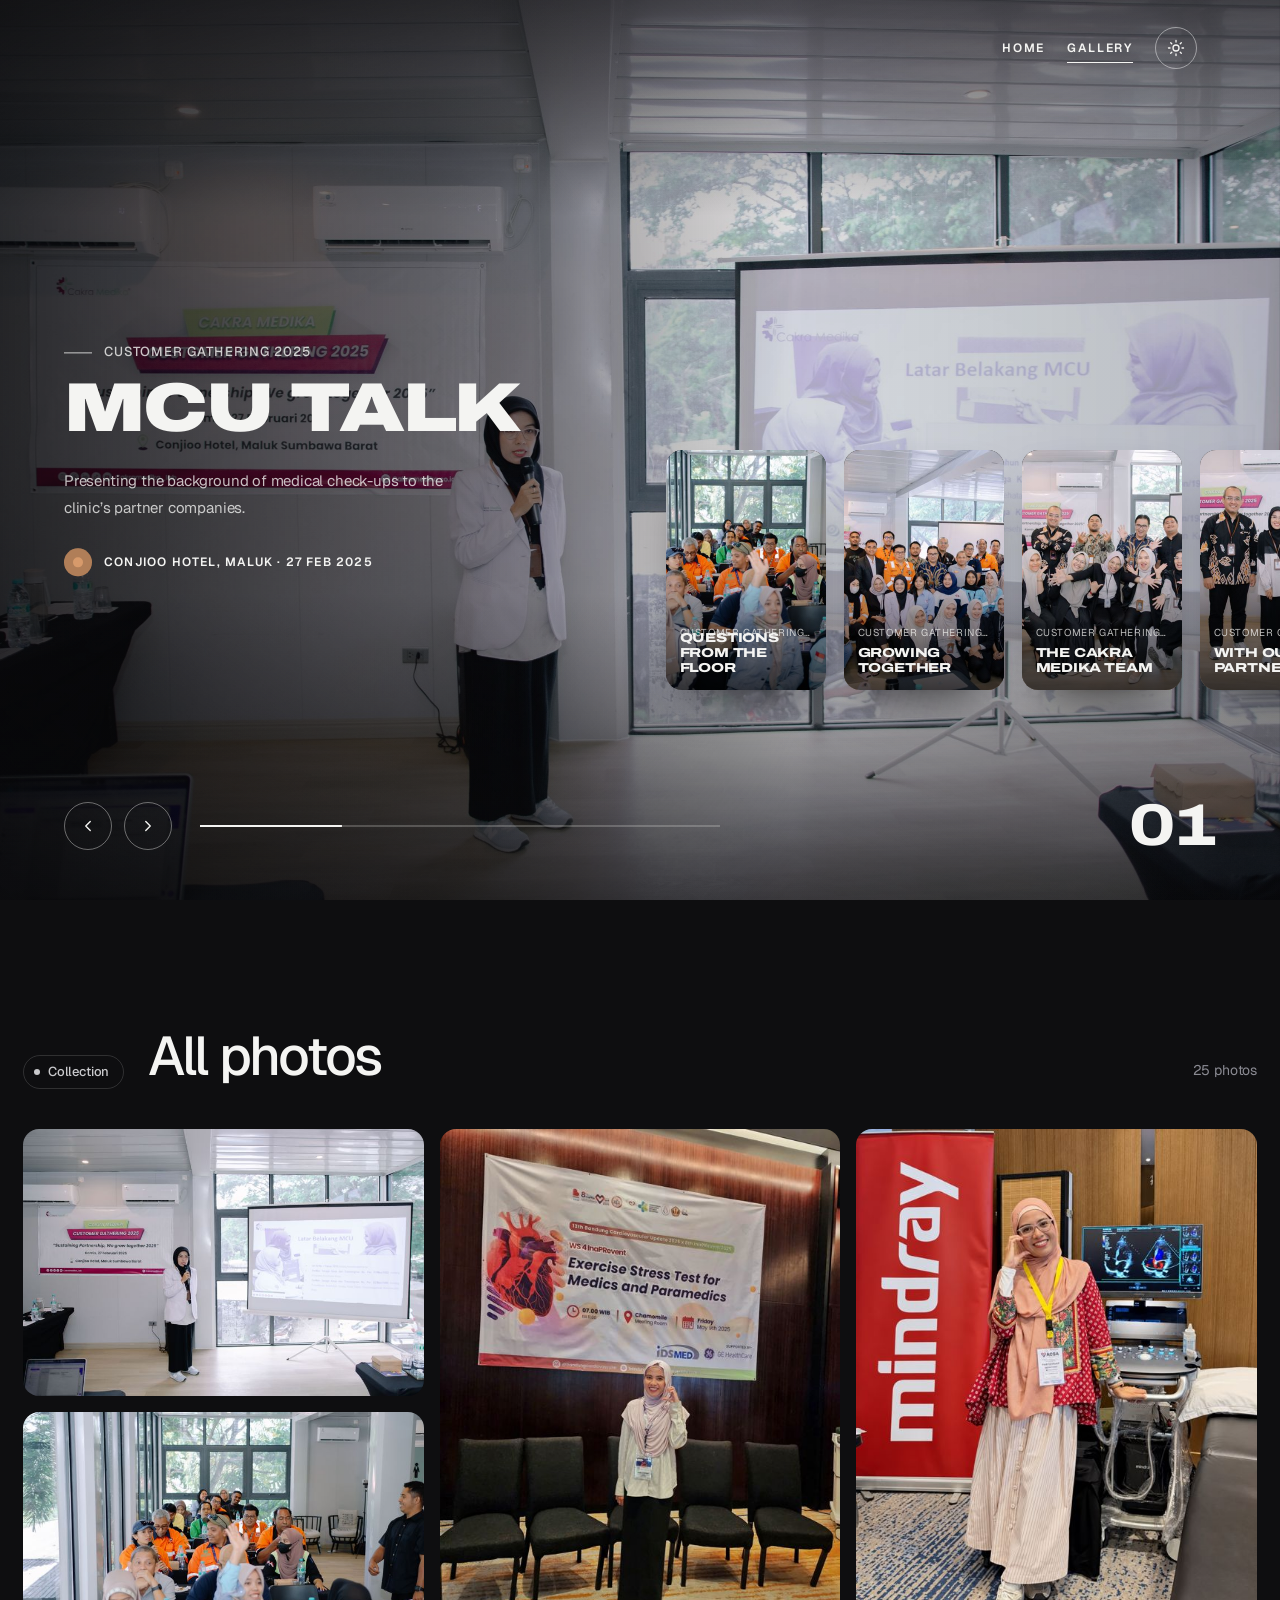
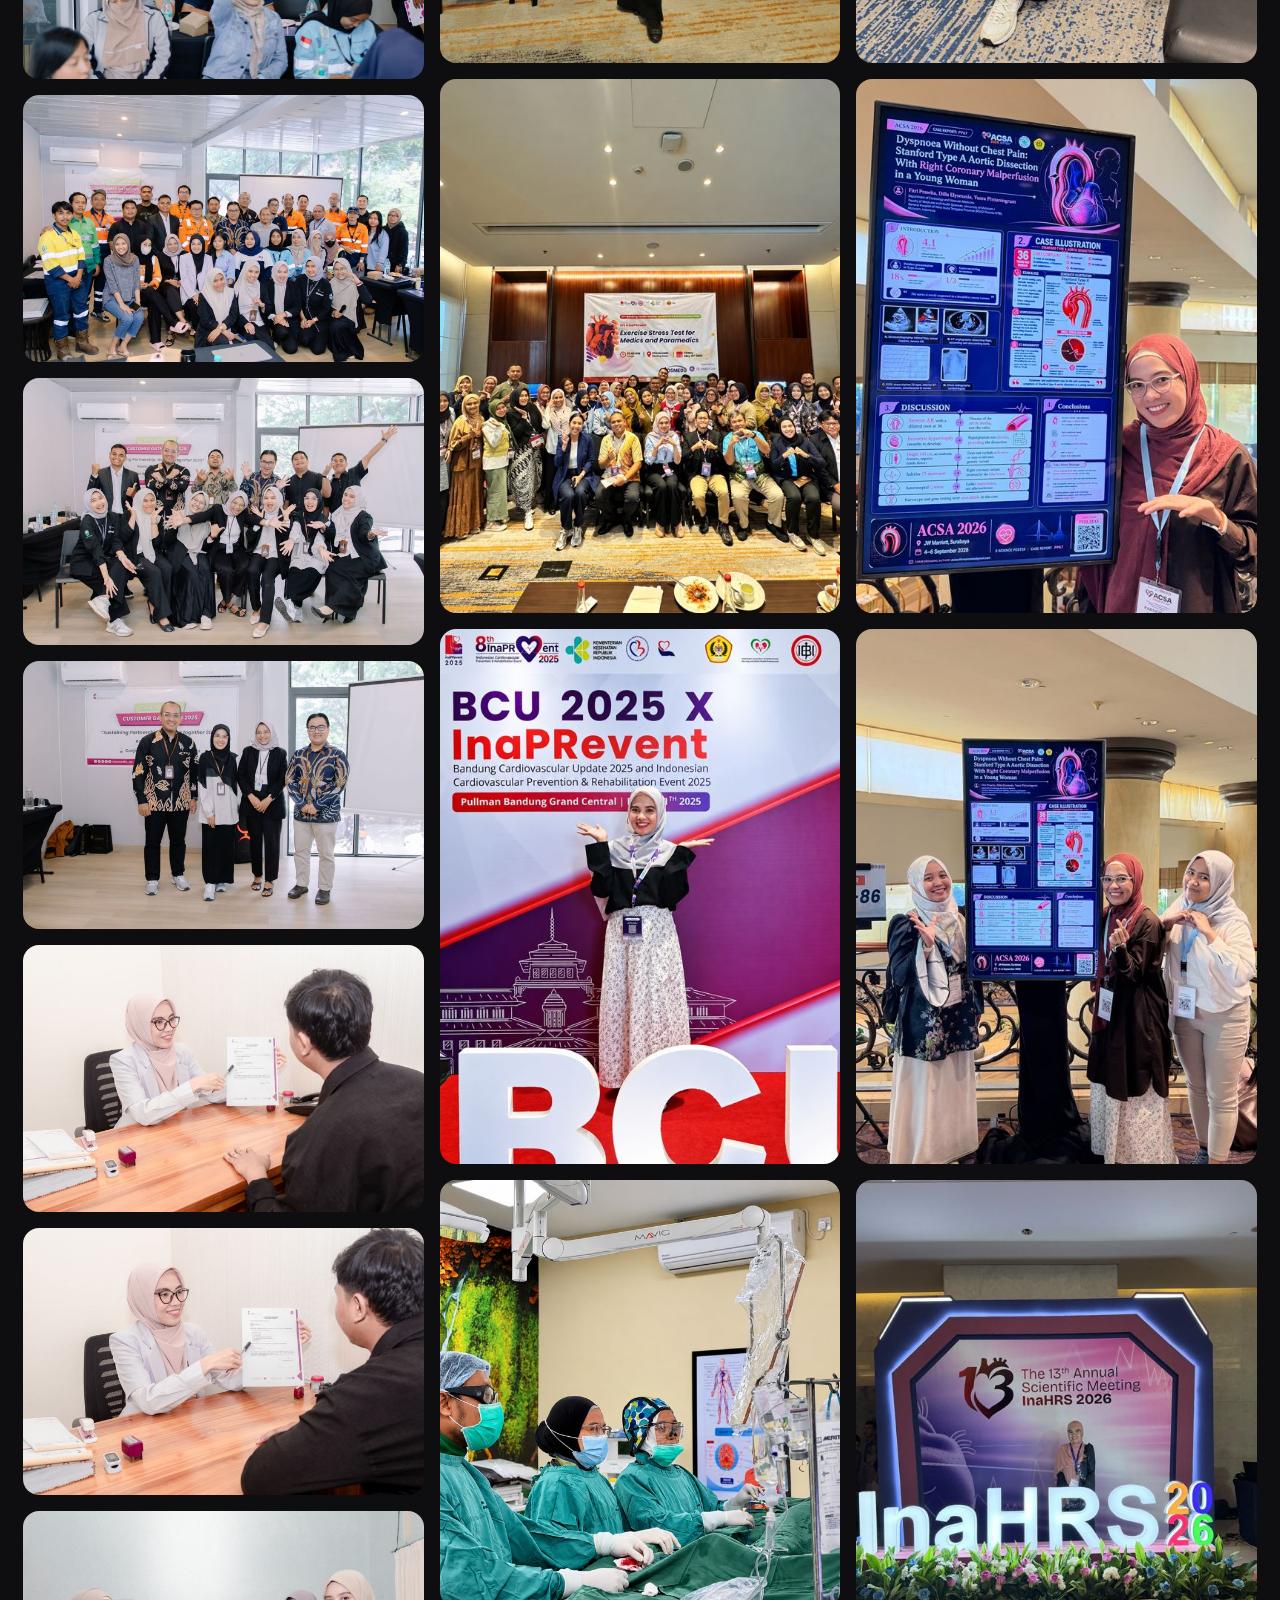
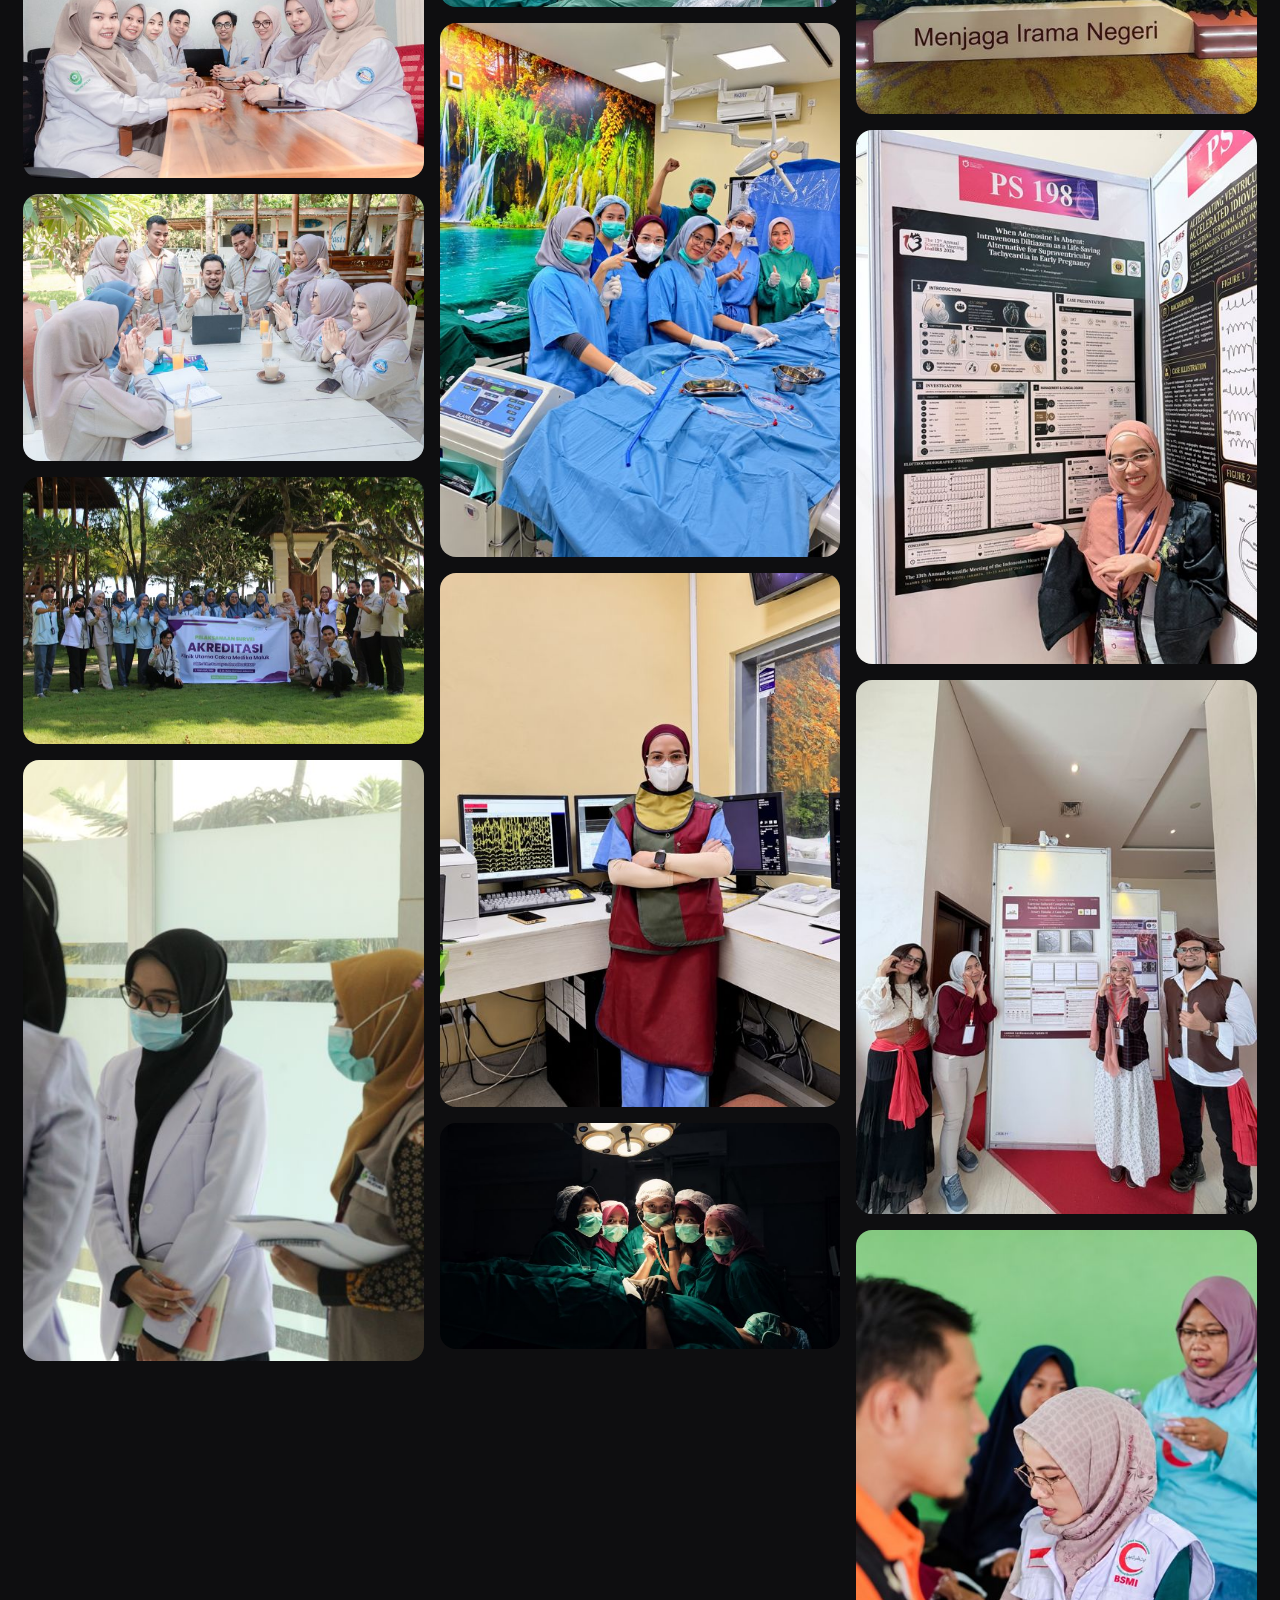
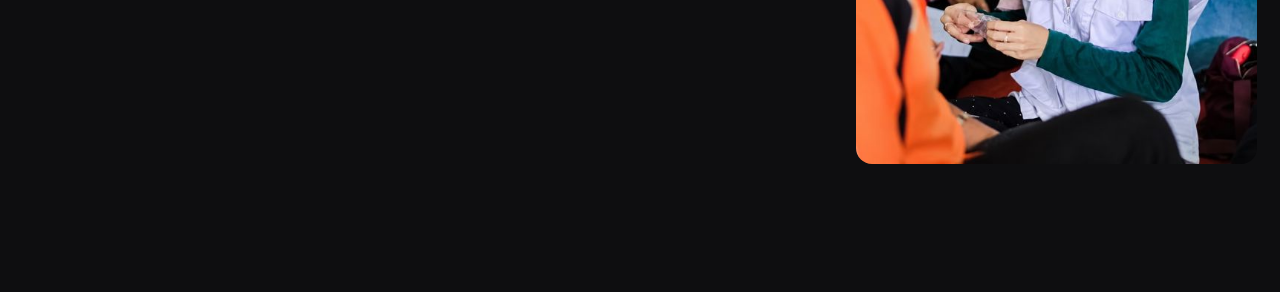
<file: galeri.html>
<!DOCTYPE html>
<html lang="en">
<head>
<meta charset="UTF-8">
<meta name="viewport" content="width=device-width, initial-scale=1, viewport-fit=cover">
<title>Gallery · dr. Fitri Ramanda Prawita</title>
<meta name="description" content="Photo collection of dr. Fitri Ramanda Prawita: clinic work at Klinik Utama Cakra Medika Maluk, the 2025 customer gathering, accreditation and training.">
<script>
  document.documentElement.classList.add("js");
  if (!matchMedia("(prefers-reduced-motion: reduce)").matches) document.documentElement.classList.add("intro");
  try { if (localStorage.getItem("theme") === "light") document.documentElement.dataset.theme = "light"; } catch (e) {}
</script>
<link rel="icon" href="favicon.ico?v=2" sizes="any">
<link rel="icon" type="image/png" sizes="32x32" href="assets/icons/favicon-32.png?v=2">
<link rel="apple-touch-icon" href="assets/icons/apple-touch-icon.png?v=2">
<link rel="preconnect" href="https://fonts.googleapis.com">
<link rel="preconnect" href="https://fonts.gstatic.com" crossorigin>
<link href="https://fonts.googleapis.com/css2?family=Archivo:wdth,wght@125,300;125,800;125,900&family=Bodoni+Moda:ital,opsz,wght@0,6..96,500;1,6..96,400&family=Geist:wght@300;400;500;600&display=swap" rel="stylesheet">
<link rel="stylesheet" href="./assets/site.css?v=20261106">
<link rel="stylesheet" href="./assets/galeri.css?v=20261106">
</head>
<body class="page-galeri">
<a class="skip" href="#main">Skip to content</a>

<header class="nav">
  <div class="nav-inner">
    <a class="nav-home" href="index.html">Home</a>
    <a class="nav-home is-current" href="galeri.html" aria-current="page">Gallery</a>
    <button class="theme-toggle" type="button" aria-label="Switch to light theme" title="Switch theme">
      <svg class="ico ico-sun" viewBox="0 0 24 24" aria-hidden="true" focusable="false"><circle cx="12" cy="12" r="4"/><path d="M12 2v2"/><path d="M12 20v2"/><path d="m4.93 4.93 1.41 1.41"/><path d="m17.66 17.66 1.41 1.41"/><path d="M2 12h2"/><path d="M20 12h2"/><path d="m6.34 17.66-1.41 1.41"/><path d="m19.07 4.93-1.41 1.41"/></svg>
      <svg class="ico ico-moon" viewBox="0 0 24 24" aria-hidden="true" focusable="false"><path d="M12 3a6 6 0 0 0 9 9 9 9 0 1 1-9-9Z"/></svg>
    </button>
  </div>
</header>

<main id="main">
  <!-- full-screen slider: the next card grows into the background -->
  <section class="gx" id="slider" aria-roledescription="carousel" aria-label="Photo collection">
    <div class="gx-stage" aria-hidden="true"><img class="gx-bg" src="galeri/koleksi/koleksi-06.jpg" alt=""></div>
    <div class="gx-shade" aria-hidden="true"></div>

    <div class="gx-copy" aria-live="polite">
      <p class="gx-kicker"><span class="gx-line"><span class="gx-kicker-t">Customer Gathering 2025</span></span></p>
      <h1 class="gx-title"><span class="gx-line"><span class="gx-title-t">Latar Belakang MCU</span></span></h1>
      <p class="gx-desc"><span class="gx-line"><span class="gx-desc-t"></span></span></p>
      <p class="gx-meta"><span class="gx-dot" aria-hidden="true"></span><span class="gx-meta-t"></span></p>
    </div>

    <ul class="gx-cards" aria-label="Up next"></ul>

    <div class="gx-ui">
      <div class="gx-arrows">
        <button class="gx-btn" type="button" data-dir="-1" aria-label="Previous photo"><svg viewBox="0 0 24 24" aria-hidden="true"><path d="m15 18-6-6 6-6"/></svg></button>
        <button class="gx-btn" type="button" data-dir="1" aria-label="Next photo"><svg viewBox="0 0 24 24" aria-hidden="true"><path d="m9 18 6-6-6-6"/></svg></button>
      </div>
      <div class="gx-progress" aria-hidden="true"><i></i></div>
      <p class="gx-num" aria-hidden="true"><span class="gx-num-t">01</span></p>
    </div>
  </section>

  <!-- the whole collection -->
  <section class="section gx-all" aria-labelledby="all-title">
    <div class="wrap">
      <div class="gx-all-head">
        <p class="eyebrow">Collection</p>
        <h2 class="h2" id="all-title">All photos</h2>
        <p class="gx-all-count"></p>
      </div>
      <ul class="gx-grid"></ul>
    </div>
  </section>
</main>

<script src="./assets/galeri.js?v=20261106"></script>
</body>
</html>
</file>
<file: assets/lenis.css>
html.lenis,
html.lenis body {
  height: auto;
}

.lenis:not(.lenis-autoToggle).lenis-stopped {
  overflow: clip;
}

.lenis [data-lenis-prevent],
.lenis [data-lenis-prevent-wheel],
.lenis [data-lenis-prevent-touch],
.lenis [data-lenis-prevent-vertical],
.lenis [data-lenis-prevent-horizontal] {
  overscroll-behavior: contain;
}

.lenis.lenis-smooth iframe {
  pointer-events: none;
}

.lenis.lenis-autoToggle {
  transition-property: overflow;
  transition-duration: 1ms;
  transition-behavior: allow-discrete;
}
</file>
<file: assets/site.css>
/* dr. Fitri Ramanda Prawita — one-page portfolio
 * Layout & motion modelled on the "Solv" landing page reference, kept in the site's dark palette.
 */
:root {
  color-scheme: dark;
  --bg: #0e0e10; --surface: #17171a; --surface-2: #1f1f23; --surface-3: #27272c;
  --line: rgba(255, 255, 255, 0.08); --line-2: rgba(255, 255, 255, 0.14);
  --ink: #f4f4f2; --ink-2: #c9c9cc; --muted: #8a8a92;
  --light: #ecebe5; --light-2: #dedcd4; --light-ink: #131315; --light-muted: #5d5d63;
  --font: "Geist", ui-sans-serif, system-ui, -apple-system, sans-serif;
  --ease: cubic-bezier(0.16, 1, 0.3, 1);
  --r-xl: 32px; --r-lg: 24px; --r-md: 16px; --r-sm: 12px;
  --wrap: 1320px; --gutter: 40px; --section: 128px;
}
*, *::before, *::after { box-sizing: border-box; }
html { background: var(--bg); scroll-padding-top: 96px; }
html, body { overflow-x: clip; }
body { margin: 0; background: var(--bg); color: var(--ink); font-family: var(--font); font-size: 17px; line-height: 1.55; letter-spacing: -0.011em; -webkit-font-smoothing: antialiased; }
img { display: block; max-width: 100%; height: auto; }
svg { display: block; }
a { color: inherit; }
p { margin: 0; }
h1, h2, h3 { margin: 0; font-weight: 500; letter-spacing: -0.035em; line-height: 1.04; text-wrap: balance; }
button, input, select, textarea { font: inherit; letter-spacing: inherit; }
:focus-visible { outline: 2px solid var(--ink); outline-offset: 3px; }
::selection { background: rgba(255, 255, 255, 0.2); }
.sr-only { position: absolute; width: 1px; height: 1px; overflow: hidden; clip-path: inset(50%); white-space: nowrap; }
.skip { position: absolute; left: 16px; top: -60px; z-index: 999; padding: 10px 16px; border-radius: 999px; background: var(--ink); color: var(--bg); text-decoration: none; }
.skip:focus { top: 16px; }
.wrap { width: 100%; max-width: var(--wrap); margin-inline: auto; padding-inline: var(--gutter); }
.ico { width: 20px; height: 20px; flex: none; fill: none; stroke: currentColor; stroke-width: 1.75; stroke-linecap: round; stroke-linejoin: round; }
section { position: relative; }
.section { padding-block: var(--section) 0; }

/* ---------- shared bits ---------- */
.eyebrow { display: inline-flex; align-items: center; gap: 8px; padding: 6px 14px 6px 10px; border: 1px solid var(--line-2); border-radius: 999px; font-size: 13px; font-weight: 500; color: var(--ink-2); }
.eyebrow::before { content: ""; width: 6px; height: 6px; border-radius: 50%; background: currentColor; }
.h2 { font-size: clamp(2.25rem, 3vw + 1rem, 4rem); }
.lead { font-size: clamp(1.0625rem, 0.4vw + 0.95rem, 1.25rem); line-height: 1.5; color: var(--muted); max-width: 44ch; }
.sec-head { display: grid; grid-template-columns: minmax(0, 1.15fr) minmax(0, 1fr); gap: 32px 64px; align-items: end; margin-bottom: 56px; }
.sec-head .eyebrow { margin-bottom: 20px; }
.sec-head .lead { justify-self: end; }
.sec-head--center { grid-template-columns: minmax(0, 1fr); justify-items: center; text-align: center; }
.sec-head--center .lead { justify-self: center; }

.btn { display: inline-flex; align-items: center; justify-content: center; gap: 10px; min-height: 52px; padding: 0 26px; border: 1px solid transparent; border-radius: 999px; font-size: 16px; font-weight: 500; text-decoration: none; cursor: pointer; transition: transform 0.35s var(--ease), background-color 0.25s, color 0.25s, border-color 0.25s; }
.btn .ico { width: 18px; height: 18px; transition: transform 0.35s var(--ease); }
.btn:hover { transform: translateY(-2px); }
.btn:hover .ico { transform: translateX(3px); }
.btn-light { background: var(--ink); color: var(--bg); }
.btn-light:hover { background: #fff; }
.btn-ghost { border-color: var(--line-2); color: var(--ink); background: rgba(255, 255, 255, 0.04); backdrop-filter: blur(10px); -webkit-backdrop-filter: blur(10px); }
.btn-ghost:hover { border-color: rgba(255, 255, 255, 0.35); }
.btn-dark { background: var(--light-ink); color: var(--light); }

/* ---------- motion ---------- */
/* words of a heading rise out of a soft blur, one after another */
.js [data-split] .w { display: inline-block; opacity: 0.08; filter: blur(8px); transform: translateY(0.35em); transition: opacity 0.9s var(--ease), filter 0.9s var(--ease), transform 0.9s var(--ease); transition-delay: calc(var(--i, 0) * 55ms + var(--d0, 0ms)); }
.js [data-split].in .w { opacity: 1; filter: none; transform: none; }
/* blocks slide up and fade in; children of [data-stagger] follow each other */
.js [data-reveal] { opacity: 0; transform: translateY(40px); transition: opacity 1s var(--ease), transform 1s var(--ease); transition-delay: calc(var(--i, 0) * 90ms); }
.js [data-reveal].in { opacity: 1; transform: none; }
/* long paragraph lights up word by word while scrolling */
[data-fill] .fw { color: rgba(244, 244, 242, 0.18); transition: color 0.4s; }
[data-fill] .fw.on { color: var(--ink); }

/* ---------- navbar (editorial: brand · hairline · dots · menu) ---------- */
:root { --wide: "Archivo", "Arial Black", sans-serif; --serif: "Bodoni Moda", "Didot", Georgia, serif; --accent: #d79a6b; }
.nav { position: fixed; inset: 0 0 auto; z-index: 100; transition: transform 0.6s var(--ease), background-color 0.4s; }
.nav-inner { display: flex; align-items: center; gap: 28px; height: 96px; max-width: none; padding-inline: clamp(24px, 6.5vw, 96px); }
.nav.solid { background: rgba(14,14,16,0.72); backdrop-filter: saturate(160%) blur(16px); -webkit-backdrop-filter: saturate(160%) blur(16px); }
.nav.solid .nav-inner { height: 72px; }
.nav.hide { transform: translateY(-110%); }
.brand { font-family: var(--serif); font-size: 34px; font-weight: 500; letter-spacing: -0.02em; line-height: 1; text-decoration: none; white-space: nowrap; }
.nav-line { flex: 1; height: 1px; background: rgba(244,244,242,0.45); transform-origin: left center; }
.nav-dots { display: flex; gap: 5px; }
.nav-dots i { width: 5px; height: 5px; border-radius: 50%; background: var(--ink); }
.menu-btn { display: inline-flex; align-items: center; gap: 12px; padding: 10px 0 10px 18px; border: 0; background: none; color: var(--ink); font-size: 12px; font-weight: 600; letter-spacing: 0.14em; text-transform: uppercase; cursor: pointer; }
.diamond { width: 9px; height: 9px; background: var(--accent); transform: rotate(45deg); transition: transform 0.5s var(--ease); }
.menu-btn:hover .diamond, .menu-open .diamond { transform: rotate(225deg); }
.intro .brand, .intro .nav-dots, .intro .menu-btn { animation: rise 1s var(--ease) 0.15s both; }
.intro .nav-line { animation: draw 1.4s var(--ease) 0.3s both; }
@keyframes draw { from { transform: scaleX(0); } }
/* full-screen menu */
.menu-panel { position: fixed; inset: 0; z-index: 90; display: flex; align-items: center; background: rgba(10,10,12,0.96); backdrop-filter: blur(20px); -webkit-backdrop-filter: blur(20px); opacity: 0; visibility: hidden; transition: opacity 0.5s var(--ease), visibility 0s 0.5s; }
.menu-panel[hidden] { display: flex; }
.menu-open .menu-panel { opacity: 1; visibility: visible; transition: opacity 0.5s var(--ease); }
.menu-open body { overflow: hidden; }
.menu-inner { display: grid; grid-template-columns: minmax(0, 1.6fr) minmax(0, 1fr); gap: 48px; align-items: end; max-width: none; padding-inline: clamp(24px, 6.5vw, 96px); }
.menu-links { list-style: none; margin: 0; padding: 0; }
.menu-links a { display: flex; align-items: baseline; gap: 20px; padding: 4px 0; font-family: var(--wide); font-stretch: 125%; font-weight: 800; font-size: clamp(2.25rem, 4.6vw, 4.5rem); line-height: 1.05; letter-spacing: -0.02em; text-decoration: none; color: rgba(244,244,242,0.55); transition: color 0.3s, transform 0.5s var(--ease); }
.menu-links a span { font-family: var(--font); font-size: 13px; font-weight: 500; letter-spacing: 0.1em; color: var(--accent); }
.menu-links a:focus-visible { outline: none; color: var(--ink); }
.menu-links a:hover, .menu-links a.active { color: var(--ink); transform: translateX(10px); }
.menu-links li { opacity: 0; transform: translateY(30px); transition: opacity 0.6s var(--ease), transform 0.8s var(--ease); }
.menu-open .menu-links li { opacity: 1; transform: none; }
.menu-open .menu-links li:nth-child(2) { transition-delay: 0.05s; } .menu-open .menu-links li:nth-child(3) { transition-delay: 0.1s; }
.menu-open .menu-links li:nth-child(4) { transition-delay: 0.15s; } .menu-open .menu-links li:nth-child(5) { transition-delay: 0.2s; }
.menu-open .menu-links li:nth-child(6) { transition-delay: 0.25s; }
.menu-side { display: grid; gap: 24px; justify-items: start; }
.menu-side p { display: grid; gap: 6px; color: var(--muted); font-size: 15px; }
.menu-side p a { text-decoration: none; } .menu-side p a:hover { color: var(--ink); }

/* ---------- hero (editorial cover) ---------- */
.hero { position: relative; isolation: isolate; overflow: hidden; height: 100svh; min-height: 640px; background: var(--bg); }
.hero-photo { position: absolute; z-index: -1; top: 0; right: 0; bottom: 0; width: 64%; -webkit-mask-image: linear-gradient(90deg, transparent 0%, #000 34%), linear-gradient(0deg, transparent 0%, #000 18%); -webkit-mask-composite: source-in; mask-image: linear-gradient(90deg, transparent 0%, #000 34%), linear-gradient(0deg, transparent 0%, #000 18%); mask-composite: intersect; }
.hero-photo img { width: 100%; height: 100%; object-fit: cover; object-position: 70% 20%; }
.hero-inner { height: 100%; display: flex; align-items: center; max-width: none; padding-inline: clamp(24px, 6.5vw, 96px); }
.hero-copy { max-width: min(48vw, 720px); padding-top: 48px; }
.hero-kicker { font-size: 15px; font-weight: 600; letter-spacing: -0.005em; color: var(--ink); margin-bottom: 22px; }
.hero-title { font-family: var(--wide); font-stretch: 125%; letter-spacing: -0.035em; line-height: 0.92; }
.hero-title .ht-1 { display: block; font-weight: 900; font-size: clamp(3.25rem, 7.4vw, 8.5rem); }
.hero-title .ht-2 { display: block; margin-top: 10px; font-weight: 300; font-size: clamp(1.6rem, 3.15vw, 3.6rem); letter-spacing: -0.02em; color: var(--ink-2); }
.hero-sub { margin-top: 26px; max-width: 42ch; font-size: 15px; line-height: 1.85; color: var(--ink-2); }
.hero-actions { display: flex; flex-wrap: wrap; align-items: center; gap: 18px 36px; margin-top: 34px; }
.btn-outline { display: inline-flex; align-items: center; gap: 10px; min-height: 50px; padding: 0 28px; border: 1.5px solid rgba(244,244,242,0.75); border-radius: 999px; font-size: 14px; font-weight: 600; text-decoration: none; transition: background-color 0.3s, color 0.3s, border-color 0.3s, transform 0.4s var(--ease); }
.btn-outline .plus { color: var(--accent); font-size: 16px; transition: transform 0.4s var(--ease), color 0.3s; }
.btn-outline:hover { background: var(--ink); color: var(--bg); border-color: var(--ink); transform: translateY(-2px); }
.btn-outline:hover .plus { transform: rotate(90deg); }
.hero-by { font-size: 13px; font-weight: 700; letter-spacing: 0.04em; text-transform: uppercase; color: var(--ink); }
.hero-by i { margin-right: 4px; font-family: var(--serif); font-size: 15px; font-weight: 400; letter-spacing: 0; text-transform: none; }
.hero-social { position: absolute; right: clamp(24px, 6.5vw, 96px); bottom: 22%; display: flex; flex-direction: column; align-items: center; gap: 22px; margin: 0; padding: 0; list-style: none; }
.hero-social { mix-blend-mode: difference; }
.hero-social a { display: grid; place-items: center; color: var(--ink); transition: color 0.3s, transform 0.4s var(--ease); }
.hero-social a:hover { transform: scale(1.2); }
.hero-social .ico { width: 19px; height: 19px; }
.hero-social-label { margin-top: 18px; writing-mode: vertical-rl; transform: rotate(180deg); font-size: 12px; font-weight: 600; letter-spacing: 0.04em; }
.hero-explore { position: absolute; left: clamp(24px, 6.5vw, 96px); bottom: 48px; font-family: var(--serif); font-size: 16px; text-decoration: none; color: var(--ink-2); }
.hero-explore span { font-family: var(--font); font-size: 11px; margin-left: 6px; }
.hero-scroll { position: absolute; left: 50%; bottom: -60px; width: 150px; height: 150px; margin-left: -75px; }
.hero-scroll .arc { position: absolute; inset: 0; border: 1px solid rgba(244,244,242,0.35); border-radius: 50%; }
.hero-scroll .stem { position: absolute; left: 50%; top: -48px; width: 1px; height: 110px; background: linear-gradient(rgba(244,244,242,0), rgba(244,244,242,0.8)); overflow: hidden; }
.hero-scroll .stem::after { content: ""; position: absolute; left: -2px; bottom: 0; width: 5px; height: 5px; border-radius: 50%; background: var(--ink); animation: drip 2.4s var(--ease) infinite; }
@keyframes drip { 0% { transform: translateY(-110px); opacity: 0; } 30% { opacity: 1; } 100% { transform: translateY(0); opacity: 0; } }
.intro .hero-photo img { animation: heroZoom 2.2s var(--ease) both; }
.intro .hero-kicker { animation: rise 1s var(--ease) 0.25s both; }
.intro .hero-sub { animation: rise 1s var(--ease) 0.9s both; }
.intro .hero-actions { animation: rise 1s var(--ease) 1.05s both; }
.intro .hero-social li { animation: rise 0.9s var(--ease) both; }
.intro .hero-social li:nth-child(1) { animation-delay: 1.2s; } .intro .hero-social li:nth-child(2) { animation-delay: 1.3s; }
.intro .hero-social li:nth-child(3) { animation-delay: 1.4s; } .intro .hero-social li:nth-child(4) { animation-delay: 1.5s; }
.intro .hero-explore, .intro .hero-scroll { animation: fade 1.2s var(--ease) 1.4s both; }
@keyframes fade { from { opacity: 0; } }
@keyframes heroZoom { from { transform: scale(1.12); opacity: 0; } }
@keyframes rise { from { opacity: 0; transform: translateY(24px); } }
/* typing effect on "Ramanda Prawita" */
.tw { position: relative; display: inline-block; }
.tw-ghost { visibility: hidden; white-space: pre; }
.tw-live { position: absolute; left: 0; top: 0; white-space: pre; }
.tw-caret { display: inline-block; width: 0.06em; height: 0.8em; margin-left: 0.05em; vertical-align: -0.04em; background: var(--accent); animation: blink 1s steps(1) infinite; }
@keyframes blink { 50% { opacity: 0; } }

/* ---------- logo strip ---------- */
.logos { padding-top: 72px; }
.logos-cap { text-align: center; font-size: 14px; color: var(--muted); margin-bottom: 28px; }
.marquee { overflow: hidden; -webkit-mask-image: linear-gradient(90deg, transparent, #000 12%, #000 88%, transparent); mask-image: linear-gradient(90deg, transparent, #000 12%, #000 88%, transparent); }
.marquee-row { display: flex; width: max-content; animation: slide 38s linear infinite; }
.marquee:hover .marquee-row { animation-play-state: paused; }
.marquee-row span { flex: none; padding-inline: 36px; font-size: clamp(1.25rem, 1vw + 0.9rem, 1.75rem); font-weight: 600; letter-spacing: -0.03em; color: rgba(244,244,242,0.42); white-space: nowrap; transition: color 0.3s; }
.marquee-row span:hover { color: var(--ink); }
@keyframes slide { to { transform: translateX(-50%); } }

/* ---------- about ---------- */
.about-statement { max-width: 30ch; font-size: clamp(1.75rem, 1.8vw + 1rem, 3rem); font-weight: 500; line-height: 1.15; letter-spacing: -0.03em; }
.about-grid { display: grid; grid-template-columns: minmax(0, 1fr) minmax(0, 1fr); gap: 40px 64px; align-items: end; margin-top: 40px; }
.about-right { justify-self: end; width: 100%; max-width: 460px; }
.about-photo { margin: 0 0 24px; overflow: hidden; aspect-ratio: 4 / 3; border-radius: var(--r-lg); background: var(--surface); }
.about-photo img { width: 100%; height: 100%; object-fit: cover; object-position: 50% 30%; transition: transform 0.9s var(--ease); }
.about-photo:hover img { transform: scale(1.04); }
.about-side { color: var(--muted); max-width: 46ch; }
.features { display: grid; grid-template-columns: repeat(3, minmax(0, 1fr)); gap: 20px; margin-top: 64px; }
.feature { display: flex; flex-direction: column; gap: 16px; min-height: 280px; padding: 32px; border: 1px solid var(--line); border-radius: var(--r-lg); background: var(--surface); transition: transform 0.5s var(--ease), border-color 0.3s, background-color 0.3s; }
.feature:hover { transform: translateY(-6px); border-color: var(--line-2); background: var(--surface-2); }
.feature-ico { display: grid; place-items: center; width: 52px; height: 52px; border-radius: 16px; background: var(--surface-3); color: var(--ink); }
.feature-ico .ico { width: 24px; height: 24px; }
.feature h3 { margin-top: auto; font-size: 24px; letter-spacing: -0.025em; }
.feature p { color: var(--muted); font-size: 16px; }

/* ---------- numbers (light card) ---------- */
.stats-card { display: grid; grid-template-columns: minmax(0, 1fr) minmax(0, 1.1fr); gap: 48px; padding: 56px; border-radius: var(--r-xl); background: var(--light); color: var(--light-ink); }
.stats-card .eyebrow { color: var(--light-muted); border-color: rgba(0,0,0,0.14); margin-bottom: 20px; }
.stats-card .h2 { color: var(--light-ink); }
.stats-card .lead { color: var(--light-muted); margin-top: 20px; }
.stats-card .btn { margin-top: 32px; }
.stat-grid { display: grid; grid-template-columns: repeat(2, minmax(0, 1fr)); gap: 12px; }
.stat { display: flex; flex-direction: column; justify-content: space-between; gap: 32px; padding: 28px; border-radius: var(--r-lg); background: var(--light-2); }
.stat-num { font-size: clamp(3rem, 3vw + 1.5rem, 4.5rem); font-weight: 500; line-height: 1; letter-spacing: -0.05em; font-variant-numeric: tabular-nums; }
.stat-label { font-size: 15px; color: var(--light-muted); }
.stat:first-child { background: var(--light-ink); color: var(--light); }
.stat:first-child .stat-label { color: #a1a1a6; }

/* ---------- experience ---------- */
.roles { list-style: none; margin: 0; padding: 0; display: grid; grid-template-columns: repeat(3, minmax(0, 1fr)); gap: 20px; }
.role { position: relative; isolation: isolate; overflow: hidden; display: flex; flex-direction: column; justify-content: flex-end; min-height: 440px; padding: 28px; border-radius: var(--r-lg); background: var(--surface); }
.role:nth-child(3n+2) { transform: translateY(48px); }
.js .role:nth-child(3n+2)[data-reveal] { transform: translateY(88px); }
.js .role:nth-child(3n+2)[data-reveal].in { transform: translateY(48px); }
.role img { position: absolute; inset: 0; z-index: -2; width: 100%; height: 100%; object-fit: cover; transform: scale(1.03); transition: transform 0.9s var(--ease); }
.role:hover img { transform: scale(1.08); }
.role::before { content: ""; position: absolute; inset: 0; z-index: -1; background: linear-gradient(0deg, rgba(10,10,12,0.92) 0%, rgba(10,10,12,0.55) 38%, rgba(10,10,12,0) 70%); }
.role-when { align-self: flex-start; margin-bottom: auto; padding: 6px 12px; border-radius: 999px; background: rgba(14,14,16,0.6); backdrop-filter: blur(12px); -webkit-backdrop-filter: blur(12px); font-size: 13px; font-weight: 500; }
.role h3 { font-size: clamp(1.5rem, 1vw + 1rem, 2rem); letter-spacing: -0.03em; }
.role p { margin-top: 6px; font-size: 15px; color: var(--ink-2); }
.training { display: grid; grid-template-columns: minmax(0, 0.8fr) minmax(0, 1.6fr); gap: 48px; margin-top: 160px; }
.training > div:first-child { position: sticky; top: 120px; align-self: start; }
.training h3 { font-size: clamp(1.75rem, 1.4vw + 1rem, 2.5rem); }
.training .lead { margin-top: 16px; }
.train-list { list-style: none; margin: 0; padding: 0; border-top: 1px solid var(--line); }
.train-list li { display: grid; grid-template-columns: 64px minmax(0, 1fr) minmax(0, 0.7fr); gap: 20px; align-items: baseline; padding: 20px 0; border-bottom: 1px solid var(--line); transition: padding-left 0.4s var(--ease), background-color 0.3s; }
.train-list li:hover { padding-left: 12px; }
.train-list .when { font-size: 14px; font-weight: 500; color: var(--muted); font-variant-numeric: tabular-nums; }
.train-list b { font-weight: 500; font-size: 17px; letter-spacing: -0.015em; }
.train-list .where { font-size: 15px; color: var(--muted); text-align: right; }
.train-list li.is-extra { display: none; }
.train-list.show-all li.is-extra { display: grid; animation: rise 0.6s var(--ease) both; }
.train-more { display: inline-flex; align-items: center; gap: 8px; margin-top: 24px; min-height: 46px; padding: 0 20px; border: 1px solid var(--line-2); border-radius: 999px; background: transparent; color: var(--ink); font-size: 14px; font-weight: 500; cursor: pointer; transition: background-color 0.25s; }
.train-more:hover { background: rgba(255,255,255,0.06); }
.train-more .ico { width: 16px; height: 16px; transition: transform 0.4s var(--ease); }
.train-more[aria-expanded="true"] .ico { transform: rotate(45deg); }

/* ---------- gallery (expanding cards) ---------- */
.xcards { list-style: none; margin: 0; padding: 0; display: grid; gap: 8px; height: 560px; transition: grid-template-columns 0.6s var(--ease), grid-template-rows 0.6s var(--ease); }
.xcard { position: relative; min-width: 0; min-height: 0; overflow: hidden; cursor: pointer; border-radius: 20px; background: var(--surface); }
.xcard > img { position: absolute; inset: 0; width: 100%; height: 100%; object-fit: cover; transform: scale(1.1); filter: grayscale(1) brightness(0.8); transition: transform 0.6s var(--ease), filter 0.6s var(--ease); }
.xcard[data-active="true"] > img { transform: none; filter: none; }
.xcard::after { content: ""; position: absolute; inset: 0; pointer-events: none; background: linear-gradient(0deg, rgba(10,10,12,0.85), rgba(10,10,12,0.25) 50%, transparent); }
.xcard-body { position: absolute; inset: 0; z-index: 1; display: flex; flex-direction: column; justify-content: flex-end; gap: 8px; padding: 28px; }
.xcard-tab { position: absolute; left: 50%; bottom: 24px; margin: 0; transform-origin: left bottom; transform: rotate(-90deg) translateY(50%); white-space: nowrap; font-size: 14px; font-weight: 500; color: var(--ink-2); transition: opacity 0.3s; }
.xcard-ico { width: 26px; height: 26px; }
.xcard h3 { font-size: 26px; letter-spacing: -0.03em; }
.xcard-desc { max-width: 36ch; font-size: 14px; color: var(--ink-2); }
.js .xcard-ico, .js .xcard h3, .js .xcard-desc { opacity: 0; transform: translateY(10px); transition: opacity 0.4s var(--ease), transform 0.5s var(--ease); }
.js .xcard[data-active="true"] .xcard-ico { opacity: 1; transform: none; transition-delay: 0.1s; }
.js .xcard[data-active="true"] h3 { opacity: 1; transform: none; transition-delay: 0.18s; }
.js .xcard[data-active="true"] .xcard-desc { opacity: 1; transform: none; transition-delay: 0.26s; }
.xcard[data-active="true"] .xcard-tab { opacity: 0; }

/* ---------- quote (full-width photo) ---------- */
.quote-card { position: relative; isolation: isolate; overflow: hidden; display: flex; align-items: flex-end; min-height: 620px; padding: 64px; border-radius: var(--r-xl); background: #000; }
.quote-card img { position: absolute; inset: 0; z-index: -2; width: 100%; height: 115%; object-fit: cover; object-position: 50% 35%; will-change: transform; }
.quote-card::before { content: ""; position: absolute; inset: 0; z-index: -1; background: linear-gradient(90deg, rgba(0,0,0,0.7) 0%, rgba(0,0,0,0.2) 60%, rgba(0,0,0,0) 100%), linear-gradient(0deg, rgba(0,0,0,0.85) 0%, rgba(0,0,0,0.3) 55%, rgba(0,0,0,0.05) 100%); }
.quote-mark { width: 44px; height: 44px; margin-bottom: 28px; fill: var(--ink); stroke: none; }
.quote-text { max-width: 24ch; font-size: clamp(2rem, 2.4vw + 1rem, 3.5rem); font-weight: 500; line-height: 1.1; letter-spacing: -0.035em; }
.quote-by { display: flex; align-items: center; gap: 14px; margin-top: 36px; }
.quote-by img { position: static; width: 52px; height: 52px; border-radius: 50%; object-fit: cover; object-position: 75% 25%; transform: none; }
.quote-by b { display: block; font-weight: 600; letter-spacing: -0.015em; }
.quote-by span { font-size: 14px; color: var(--ink-2); }

/* ---------- publications (article cards) ---------- */
.pubs { list-style: none; margin: 0; padding: 0; display: grid; grid-template-columns: repeat(2, minmax(0, 1fr)); gap: 48px 24px; }
.pub a, .pub > div { display: block; text-decoration: none; }
.pub-media { position: relative; overflow: hidden; aspect-ratio: 16 / 10; border-radius: var(--r-lg); background: var(--surface); }
.pub-media img { width: 100%; height: 100%; object-fit: cover; transition: transform 0.9s var(--ease); }
.pub:hover .pub-media img { transform: scale(1.05); }
.pub-meta { display: flex; align-items: center; gap: 10px; margin-top: 22px; font-size: 14px; color: var(--muted); }
.pub-meta .tag { padding: 4px 12px; border: 1px solid var(--line-2); border-radius: 999px; color: var(--ink-2); font-weight: 500; }
.pub h3 { margin-top: 14px; font-size: clamp(1.25rem, 0.6vw + 1rem, 1.625rem); line-height: 1.22; letter-spacing: -0.025em; max-width: 36ch; }

/* ---------- bookshelf ---------- */
.books { list-style: none; margin: 0; padding: 0; display: grid; grid-template-columns: repeat(4, minmax(0, 1fr)); gap: 20px; }
.book { display: flex; flex-direction: column; padding: 16px 16px 24px; border: 1px solid var(--line); border-radius: var(--r-lg); background: var(--surface); transition: transform 0.5s var(--ease), border-color 0.3s; }
.book:hover { transform: translateY(-6px); border-color: var(--line-2); }
.book-cover { position: relative; display: grid; place-items: center; aspect-ratio: 3 / 4; border-radius: 14px; overflow: hidden; background: repeating-linear-gradient(135deg, var(--surface-2) 0 14px, var(--surface-3) 14px 28px); color: var(--muted); }
.book-cover img { position: absolute; inset: 0; width: 100%; height: 100%; object-fit: cover; }
.book-cover .ico { width: 40px; height: 40px; stroke-width: 1.4; }
.book-badge { position: absolute; left: 12px; top: 12px; padding: 4px 10px; border-radius: 999px; background: var(--ink); color: var(--bg); font-size: 12px; font-weight: 600; }
.book-stars { display: flex; gap: 3px; margin-top: 20px; color: var(--surface-3); }
.book-stars .ico { width: 15px; height: 15px; fill: currentColor; stroke: none; }
.book h3 { margin-top: 12px; font-size: 20px; letter-spacing: -0.02em; }
.book .author { margin-top: 4px; font-size: 14px; color: var(--muted); }
.book .review { margin-top: 14px; font-size: 15px; color: var(--ink-2); }
.book.is-placeholder h3, .book.is-placeholder .author, .book.is-placeholder .review { color: var(--muted); font-style: italic; }

/* ---------- FAQ ---------- */
.faq-grid { display: grid; grid-template-columns: minmax(0, 0.85fr) minmax(0, 1.4fr); gap: 64px; align-items: start; }
.faq-grid .eyebrow { margin-bottom: 20px; }
.faq-grid .lead { margin-top: 20px; }
.faq-grid .btn { margin-top: 32px; }
.faq-list { display: flex; flex-direction: column; gap: 12px; }
.faq-item { border: 1px solid var(--line); border-radius: 20px; background: var(--surface); transition: background-color 0.3s, border-color 0.3s; }
.faq-item.open { background: var(--surface-2); border-color: var(--line-2); }
.faq-q { display: flex; align-items: center; justify-content: space-between; gap: 20px; width: 100%; padding: 24px 28px; border: 0; background: none; color: var(--ink); font-size: 18px; font-weight: 500; letter-spacing: -0.02em; text-align: left; cursor: pointer; }
.faq-q .plus { display: grid; place-items: center; flex: none; width: 36px; height: 36px; border-radius: 50%; background: var(--surface-3); transition: transform 0.5s var(--ease), background-color 0.3s, color 0.3s; }
.faq-q .plus .ico { width: 18px; height: 18px; }
.faq-item.open .plus { transform: rotate(45deg); background: var(--ink); color: var(--bg); }
.faq-a { display: grid; grid-template-rows: 0fr; transition: grid-template-rows 0.55s var(--ease); }
.faq-item.open .faq-a { grid-template-rows: 1fr; }
.faq-a > div { overflow: hidden; }
.faq-a p { padding: 0 28px 26px; max-width: 60ch; color: var(--muted); }

/* ---------- contact (booking + map) ---------- */
.contact-card { padding: 56px; border-radius: var(--r-xl); background: var(--surface); border: 1px solid var(--line); }
.contact-head { display: grid; grid-template-columns: minmax(0, 1fr) minmax(0, 1fr); gap: 32px 48px; align-items: end; margin-bottom: 48px; }
.contact-head .eyebrow { margin-bottom: 20px; }
.contact-head .lead { justify-self: end; }
.booking { display: grid; grid-template-columns: minmax(0, 1fr) minmax(0, 1fr); gap: 48px; align-items: stretch; }
.booking-form { position: relative; }
.field { position: relative; display: grid; gap: 8px; margin: 0 0 20px; }
.field label, .chips legend { font-size: 14px; font-weight: 500; color: var(--ink-2); }
.field label span { color: var(--muted); font-weight: 400; }
.field input, .field textarea, .field select { width: 100%; height: 54px; padding: 0 18px; border: 1px solid var(--line-2); border-radius: 14px; background: var(--bg); color: var(--ink); font-size: 16px; color-scheme: dark; -webkit-appearance: none; appearance: none; transition: border-color 0.25s, background-color 0.25s; }
.field textarea { height: auto; min-height: 120px; padding: 14px 18px; resize: vertical; }
.field select { padding-right: 46px; cursor: pointer; background-image: url("data:image/svg+xml,%3Csvg xmlns='http://www.w3.org/2000/svg' viewBox='0 0 24 24' fill='none' stroke='%238a8a92' stroke-width='2' stroke-linecap='round' stroke-linejoin='round'%3E%3Cpath d='m6 9 6 6 6-6'/%3E%3C/svg%3E"); background-repeat: no-repeat; background-position: right 18px center; background-size: 18px; }
.field select option { background: var(--surface); color: var(--ink); }
.field input:hover, .field textarea:hover, .field select:hover { border-color: rgba(255,255,255,0.28); }
.field input:focus, .field textarea:focus, .field select:focus { outline: none; border-color: var(--ink); }
.field input[aria-invalid] { border-color: #ff6b6b; }
.field input::-webkit-calendar-picker-indicator { opacity: 0.6; cursor: pointer; }
.field-row { display: grid; grid-template-columns: minmax(0, 1fr) minmax(0, 1fr); gap: 16px; }
.chips { display: flex; flex-wrap: wrap; gap: 8px; margin: 0 0 20px; padding: 0; border: 0; }
.chips legend { width: 100%; margin-bottom: 8px; padding: 0; }
.chip { position: relative; cursor: pointer; }
.chip input { position: absolute; inset: 0; margin: 0; opacity: 0; cursor: pointer; }
.chip span { display: inline-flex; align-items: center; min-height: 42px; padding: 0 18px; border: 1px solid var(--line-2); border-radius: 999px; font-size: 14px; color: var(--ink-2); transition: background-color 0.25s, color 0.25s, border-color 0.25s; }
.chip:hover span { color: var(--ink); border-color: rgba(255,255,255,0.3); }
.chip input:checked + span { background: var(--ink); border-color: var(--ink); color: var(--bg); }
.chip input:focus-visible + span { outline: 2px solid var(--ink); outline-offset: 2px; }
.count { justify-self: end; font-size: 12px; color: var(--muted); }
.booking-form .btn { width: 100%; margin-top: 4px; }
.help { position: absolute; left: 0; right: 0; top: 100%; margin-top: 10px; min-height: 1lh; font-size: 14px; color: var(--muted); }
.booking-map { display: flex; flex-direction: column; min-height: 420px; }
.clinic-map { position: relative; flex: 1; display: flex; flex-direction: column; margin: 0; }
.clinic-map-canvas { position: relative; flex: 1; min-height: 360px; overflow: hidden; isolation: isolate; border-radius: 20px; background: var(--surface-2); }
.clinic-map.is-loading .clinic-map-canvas::after { content: "Loading map"; position: absolute; inset: 0; display: grid; place-items: center; font-size: 14px; color: var(--muted); }
.clinic-map.is-failed .clinic-map-canvas { display: none; }
.clinic-pin { display: grid; place-items: center; width: 32px; height: 32px; padding: 0; border: 0; background: none; cursor: pointer; }
.clinic-pin-dot { width: 20px; height: 20px; border-radius: 50%; background: var(--ink); border: 3px solid var(--bg); box-shadow: 0 0 0 6px rgba(244,244,242,0.25); transition: transform 0.25s var(--ease); }
.clinic-pin:hover .clinic-pin-dot { transform: scale(1.12); }
.clinic-tip .maplibregl-popup-content { padding: 6px 10px; background: var(--ink); color: var(--bg); font: 500 13px/1.3 var(--font); border-radius: 8px; pointer-events: none; }
.clinic-tip.maplibregl-popup-anchor-bottom .maplibregl-popup-tip { border-top-color: var(--ink); }
.clinic-tip.maplibregl-popup-anchor-top .maplibregl-popup-tip { border-bottom-color: var(--ink); }
.clinic-map .maplibregl-ctrl-group { background: var(--ink); border-radius: 12px; overflow: hidden; }
.clinic-map .maplibregl-ctrl-top-right { top: 8px; right: 8px; }
.clinic-map-open { position: absolute; left: 14px; bottom: 14px; z-index: 2; display: grid; place-items: center; width: 46px; height: 46px; border-radius: 50%; background: var(--ink); color: var(--bg); transition: transform 0.3s var(--ease); }
.clinic-map-open:hover { transform: translateY(-2px); }
.map-address { display: flex; align-items: center; gap: 10px; margin-top: 14px; font-size: 14px; color: var(--muted); }
.map-address .ico { width: 18px; height: 18px; }

/* ---------- footer ---------- */
.footer { margin-top: var(--section); padding: 0 var(--gutter) 24px; }
.footer-card { max-width: calc(var(--wrap) - 2 * var(--gutter)); margin-inline: auto; padding: 64px 56px 32px; border-radius: var(--r-xl) var(--r-xl) var(--r-lg) var(--r-lg); background: var(--surface); border: 1px solid var(--line); overflow: hidden; }
.footer-top { display: grid; grid-template-columns: minmax(0, 1.6fr) minmax(0, 0.7fr) minmax(0, 1fr); gap: 40px; }
.footer-top h2 { font-size: clamp(1.75rem, 1.5vw + 1rem, 2.75rem); max-width: 16ch; }
.footer-top .btn { margin-top: 28px; }
.footer-col p { margin-bottom: 14px; font-size: 14px; color: var(--muted); }
.footer-col ul { list-style: none; margin: 0; padding: 0; display: grid; gap: 10px; }
.footer-col a { display: inline-flex; align-items: center; gap: 10px; text-decoration: none; color: var(--ink-2); transition: color 0.25s; }
.footer-col a:hover { color: var(--ink); }
.footer-col a .ico { width: 18px; height: 18px; }
.footer-word { margin: 72px 0 0; font-size: clamp(3.5rem, 11.5vw, 11rem); font-weight: 600; line-height: 0.85; letter-spacing: -0.06em; color: rgba(244,244,242,0.07); white-space: nowrap; text-align: center; user-select: none; }
.footer-bottom { display: flex; justify-content: space-between; gap: 16px; margin-top: 24px; padding-top: 24px; border-top: 1px solid var(--line); font-size: 13px; color: var(--muted); }

@media (max-width: 1100px) { .quote-card { flex-direction: column; align-items: flex-start; justify-content: flex-end; } .quote-card .quote-by { position: static !important; } }
/* ---------- responsive ---------- */
@media (max-width: 1100px) {
  .features, .roles { grid-template-columns: repeat(2, minmax(0, 1fr)); }
  .role:nth-child(3n+2), .js .role:nth-child(3n+2)[data-reveal].in { transform: none; }
  .books { grid-template-columns: repeat(2, minmax(0, 1fr)); }
  .stats-card, .faq-grid, .training { grid-template-columns: minmax(0, 1fr); }
  .training > div:first-child { position: static; }
}
@media (max-width: 860px) {
  :root { --gutter: 20px; --section: 88px; }
  .nav-inner { height: 72px; gap: 16px; }
  .brand { font-size: 26px; }
  .nav-dots { display: none; }
  .menu-inner { grid-template-columns: minmax(0, 1fr); }
  .hero { height: auto; min-height: 100svh; display: flex; flex-direction: column; justify-content: flex-end; }
  .hero-photo { width: 100%; height: 62%; bottom: auto; -webkit-mask-image: linear-gradient(0deg, transparent 0%, rgba(0,0,0,0.35) 22%, #000 55%); mask-image: linear-gradient(0deg, transparent 0%, rgba(0,0,0,0.35) 22%, #000 55%); -webkit-mask-composite: source-over; mask-composite: add; }
  .hero-photo img { object-position: 72% 10%; }
  .hero-inner { height: auto; align-items: flex-end; padding-bottom: 72px; }
  .hero-copy { max-width: none; padding-top: 0; }
  .hero-title .ht-1 { font-size: clamp(2.75rem, 13vw, 4.5rem); }
  .hero-title .ht-2 { font-size: clamp(1.25rem, 5.6vw, 2rem); }
  .hero-social { right: 20px; bottom: auto; top: 112px; gap: 18px; }
  .hero-social-label, .hero-scroll { display: none; }
  .hero-explore { bottom: 24px; }
  .sec-head, .about-grid, .contact-head, .booking { grid-template-columns: minmax(0, 1fr); }
  .sec-head .lead, .about-right, .contact-head .lead { justify-self: start; }
  .features, .roles, .pubs, .footer-top { grid-template-columns: minmax(0, 1fr); }
  .role { min-height: 380px; }
  .stats-card, .contact-card, .footer-card { padding: 28px 22px; }
  .quote-card { min-height: 520px; padding: 28px; }
  .xcards { height: 720px; }
  .xcard-tab { position: static; transform: none; }
  .xcard[data-active="true"] .xcard-tab { display: none; }
  .xcard:not([data-active="true"]) .xcard-ico, .xcard:not([data-active="true"]) h3, .xcard:not([data-active="true"]) .xcard-desc { display: none; }
  .xcard-body { padding: 16px 20px; }
  .train-list li { grid-template-columns: minmax(0, 1fr); gap: 2px; }
  .train-list .where { text-align: left; }
  .footer-word { margin-top: 40px; }
  .footer-bottom { flex-direction: column; }
}
@media (max-width: 520px) {
  .books, .field-row { grid-template-columns: minmax(0, 1fr); }
  .stat-grid { grid-template-columns: minmax(0, 1fr); }
}
@media (prefers-reduced-motion: reduce) {
  *, *::before, *::after { animation: none !important; transition: none !important; }
  .js [data-split] .w, .js [data-reveal] { opacity: 1 !important; filter: none !important; transform: none !important; }
  .marquee-row { animation: none; }
}

/* Bookshelf: real covers */
.books { grid-template-columns: repeat(auto-fill, minmax(190px, 1fr)); gap: 32px 20px; }
.book { padding: 0; border: 0; background: none; }
.book:hover { transform: none; }
.book-cover { aspect-ratio: 2 / 3; border-radius: 10px; background: var(--surface); box-shadow: 0 18px 40px -18px rgba(0,0,0,0.8); transition: transform 0.6s var(--ease), box-shadow 0.6s var(--ease); }
.book-cover img { object-fit: cover; }
.book:hover .book-cover { transform: translateY(-8px) rotate(-1.5deg); box-shadow: 0 30px 50px -20px rgba(0,0,0,0.9); }
.book h3 { margin-top: 18px; font-size: 17px; line-height: 1.25; }
.book .author { margin-top: 4px; font-size: 14px; }
@media (max-width: 520px) { .books { grid-template-columns: repeat(2, minmax(0, 1fr)); } }


/* ---------- transparent navbar: Home + theme toggle ---------- */
.nav .nav-inner { justify-content: flex-end; gap: 22px; }
.nav.solid { background: transparent; backdrop-filter: none; -webkit-backdrop-filter: none; }
.nav.solid .nav-inner { height: 96px; }
.nav-home { font-size: 12px; font-weight: 600; letter-spacing: 0.14em; text-transform: uppercase; text-decoration: none; color: var(--ink); position: relative; padding: 6px 0; }
.nav-home::after { content: ""; position: absolute; left: 0; right: 0; bottom: 0; height: 1px; background: currentColor; transform: scaleX(0); transform-origin: right; transition: transform 0.5s var(--ease); }
.nav-home:hover::after { transform: scaleX(1); transform-origin: left; }
.theme-toggle { display: grid; place-items: center; width: 42px; height: 42px; padding: 0; border: 1px solid var(--line-2); border-radius: 50%; background: transparent; color: var(--ink); cursor: pointer; transition: border-color 0.3s, transform 0.5s var(--ease); }
.theme-toggle:hover { border-color: var(--ink); transform: rotate(20deg); }
.theme-toggle .ico { width: 18px; height: 18px; }
.theme-toggle .ico-moon { display: none; }
[data-theme="light"] .theme-toggle .ico-sun { display: none; }
[data-theme="light"] .theme-toggle .ico-moon { display: block; }
.intro .nav-home, .intro .theme-toggle { animation: rise 1s var(--ease) 0.15s both; }
html.theme-anim, html.theme-anim *, html.theme-anim *::before, html.theme-anim *::after { transition: background-color 0.45s ease, color 0.45s ease, border-color 0.45s ease !important; }

/* ---------- light theme: warm ivory luxury ---------- */
[data-theme="light"] {
  color-scheme: light;
  --bg: #f5f1ea; --surface: #ece6dc; --surface-2: #e4ddd1; --surface-3: #dad2c4;
  --line: rgba(17, 16, 14, 0.1); --line-2: rgba(17, 16, 14, 0.2);
  --ink: #111010; --ink-2: #3c3934; --muted: #77716a;
  --light: #111010; --light-2: #24221f; --light-ink: #f5f1ea; --light-muted: #b4ada3;
  --accent: #a8743f;
}
[data-theme="light"] ::selection { background: rgba(17, 16, 14, 0.14); }
[data-theme="light"] .btn-light:hover { background: #000; }
[data-theme="light"] .btn-ghost { background: rgba(17, 16, 14, 0.03); }
[data-theme="light"] .btn-ghost:hover { border-color: rgba(17, 16, 14, 0.4); }
[data-theme="light"] .btn-outline { border-color: rgba(17, 16, 14, 0.7); }
[data-theme="light"] [data-fill] .fw { color: rgba(17, 16, 14, 0.16); }
[data-theme="light"] [data-fill] .fw.on { color: var(--ink); }
[data-theme="light"] .nav-line { background: rgba(17, 16, 14, 0.4); }
[data-theme="light"] .menu-panel { background: rgba(245, 241, 234, 0.97); }
[data-theme="light"] .hero-scroll .arc { border-color: rgba(17, 16, 14, 0.3); }
[data-theme="light"] .hero-scroll .stem { background: linear-gradient(rgba(17,16,14,0), rgba(17,16,14,0.7)); }
[data-theme="light"] .marquee-row span { color: rgba(17, 16, 14, 0.38); }
[data-theme="light"] .stats-card .eyebrow { border-color: rgba(255, 255, 255, 0.18); }
[data-theme="light"] .stat:first-child { background: #f5f1ea; color: #111010; }
[data-theme="light"] .stat:first-child .stat-label { color: #77716a; }
[data-theme="light"] .train-more:hover { background: rgba(17, 16, 14, 0.05); }
[data-theme="light"] .field input:hover, [data-theme="light"] .field textarea:hover, [data-theme="light"] .field select:hover { border-color: rgba(17, 16, 14, 0.3); }
[data-theme="light"] .chip:hover span { border-color: rgba(17, 16, 14, 0.35); }
[data-theme="light"] .clinic-pin-dot { box-shadow: 0 0 0 6px rgba(17, 16, 14, 0.18); }
[data-theme="light"] .footer-word { color: rgba(17, 16, 14, 0.07); }
[data-theme="light"] .book-cover { box-shadow: 0 18px 40px -18px rgba(60, 45, 25, 0.45); }
[data-theme="light"] .book:hover .book-cover { box-shadow: 0 30px 50px -20px rgba(60, 45, 25, 0.55); }
/* cards that sit on photos keep light text */
[data-theme="light"] .role, [data-theme="light"] .xcard, [data-theme="light"] .quote-card { --ink: #f4f4f2; --ink-2: #dcdcd8; --muted: #b9b9bd; --line-2: rgba(255,255,255,0.2); color: var(--ink); }
[data-theme="light"] .role-when { color: #f4f4f2; }

[data-theme="light"] .hero-scroll .arc { border-color: rgba(17,16,14,0.3); }
/* navbar reads on both dark photo and ivory page */
.nav { mix-blend-mode: difference; --ink: #f4f4f2; --line-2: rgba(255,255,255,0.35); }
[data-theme="light"] .clinic-map .maplibregl-ctrl-group { background: #fff; box-shadow: 0 6px 18px -8px rgba(60,45,25,0.35); }

/* ---------- full-bleed layout: content stretches close to the screen edges (hero untouched) ---------- */
:root { --edge: clamp(16px, 1.8vw, 28px); }
.wrap:not(.hero-inner) { max-width: none; padding-inline: var(--edge); }
.footer { padding-inline: var(--edge); }
.footer-card { max-width: none; }
@media (max-width: 860px) { :root { --edge: 14px; } }

/* link to the full gallery page */
.gal-all { display: inline-flex; align-items: center; gap: 10px; margin-top: 20px; padding-bottom: 4px; border-bottom: 1px solid var(--line-2); font-size: 13px; font-weight: 600; letter-spacing: 0.1em; text-transform: uppercase; text-decoration: none; color: var(--ink); transition: border-color 0.3s, gap 0.4s var(--ease); }
.gal-all:hover { border-color: var(--ink); gap: 16px; }

/* hero photo follows the theme: black & white on dark, colour on ivory (transparent cut-out, so the background is the theme colour) */
.hero-photo { transition: background-color 0.45s; }
.hero-photo img { position: absolute; inset: 0; transition: opacity 0.6s ease; }
.hero-img-color { opacity: 0; }
[data-theme="light"] .hero-img-color { opacity: 1; }
[data-theme="light"] .hero-img-bw { opacity: 0; }

/* About cards with a full photo background, white text over a dark bottom fade (same in both themes) */
.feature.has-photo { position: relative; isolation: isolate; overflow: hidden; min-height: 440px; border-color: transparent; background: #111; color: #f4f4f2; --ink: #f4f4f2; }
.feature.has-photo:hover { background: #111; border-color: transparent; }
.feature-bg { position: absolute; inset: 0; z-index: -2; width: 100%; height: 100%; object-fit: cover; transition: transform 1.2s var(--ease); }
.feature.has-photo::before { content: ""; position: absolute; inset: 0; z-index: -1; pointer-events: none;
  background: linear-gradient(0deg, rgba(8,8,10,0.92) 0%, rgba(8,8,10,0.7) 30%, rgba(8,8,10,0.15) 62%, rgba(8,8,10,0.25) 100%); }
.feature.has-photo:hover .feature-bg { transform: scale(1.05); }
.feature.has-photo .feature-ico { background: rgba(255,255,255,0.14); color: #f4f4f2; backdrop-filter: blur(10px); -webkit-backdrop-filter: blur(10px); }
.feature.has-photo h3 { color: #f4f4f2; }
.feature.has-photo p { color: rgba(244,244,242,0.78); }

/* ---------- mobile polish ---------- */
@media (max-width: 767px) { .xcards { height: auto; } }
@media (max-width: 860px) {
  /* gallery accordion: taller strips, label centred and readable over busy photos */
  .xcard:not([data-active="true"])::after { background: rgba(10,10,12,0.62); }
  .xcard:not([data-active="true"]) .xcard-body { justify-content: center; padding: 0 20px; }
  .xcard-tab { color: #f4f4f2; font-weight: 600; overflow: hidden; text-overflow: ellipsis; text-shadow: 0 1px 8px rgba(0,0,0,0.6); }
  /* bigger tap targets */
  .nav-home { padding: 12px 4px; }
  .footer-col li a { display: inline-flex; align-items: center; min-height: 40px; }
  .gal-all { padding-block: 10px; }
}
</file>
<file: assets/galeri.css>
/* Gallery page (galeri.html): full-screen slider + collection grid. Uses the variables from site.css. */
.page-galeri { --gpad: clamp(20px, 5vw, 80px); }

/* ---------- slider ---------- */
.gx { position: relative; isolation: isolate; overflow: hidden; height: 100svh; min-height: 600px; background: #0e0e10; color: #f4f4f2; }
.gx-stage { position: absolute; inset: 0; z-index: -2; }
.gx-bg, .gx-grow img { width: 100%; height: 100%; object-fit: cover; display: block; }
.intro .gx-bg { animation: gxZoom 2.2s var(--ease) both; }
@keyframes gxZoom { from { transform: scale(1.12); } to { transform: scale(1); } }
.gx-shade { position: absolute; inset: 0; z-index: -1; pointer-events: none;
  background:
    linear-gradient(90deg, rgba(8,8,10,0.78) 0%, rgba(8,8,10,0.5) 34%, rgba(8,8,10,0.12) 62%, rgba(8,8,10,0.25) 100%),
    linear-gradient(0deg, rgba(8,8,10,0.7) 0%, rgba(8,8,10,0) 34%),
    linear-gradient(180deg, rgba(8,8,10,0.6) 0%, rgba(8,8,10,0) 24%); }

/* the card that grows into the new background */
.gx-grow { position: absolute; z-index: 1; overflow: hidden; transition: top 1s var(--ease), left 1s var(--ease), width 1s var(--ease), height 1s var(--ease), border-radius 1s var(--ease); }
.gx-grow.grow-full { top: 0 !important; left: 0 !important; width: 100% !important; height: 100% !important; border-radius: 0 !important; }
.gx-grow.fade-in { inset: 0; animation: gxFade 1s var(--ease) both; }
@keyframes gxFade { from { opacity: 0; transform: scale(1.08); } to { opacity: 1; transform: none; } }

/* copy */
.gx-copy { position: absolute; left: var(--gpad); top: 50%; z-index: 2; width: min(44vw, 640px); transform: translateY(-46%); }
.gx-line { display: block; overflow: hidden; padding-bottom: 0.08em; }
.gx-line > span { display: block; transition: transform 0.5s cubic-bezier(0.7, 0, 0.84, 0); }
.gx.text-out .gx-line > span { transform: translateY(-110%); }
.gx:not(.text-out) .gx-line > span { transition: transform 0.9s var(--ease); }
.gx .gx-desc .gx-line > span { transition-delay: 0.06s; }
.gx.gx.text-in .gx-line > span { transform: translateY(110%); transition: none; }
.gx-kicker { margin: 0 0 14px; font-size: 13px; font-weight: 500; letter-spacing: 0.08em; text-transform: uppercase; color: rgba(244,244,242,0.8); }
.gx-kicker .gx-line > span::before { content: ""; display: inline-block; width: 28px; height: 1px; margin-right: 12px; vertical-align: middle; background: currentColor; }
.gx-title { margin: 0; font-family: var(--wide); font-stretch: 125%; font-weight: 900; font-size: clamp(2.6rem, 5.4vw, 6.2rem); line-height: 0.92; letter-spacing: -0.03em; text-transform: uppercase; text-wrap: balance; }
.gx-desc { margin-top: 22px; max-width: 40ch; font-size: 15px; line-height: 1.75; color: rgba(244,244,242,0.78); }
.gx-meta { display: flex; align-items: center; gap: 12px; margin-top: 26px; font-size: 12px; font-weight: 600; letter-spacing: 0.1em; text-transform: uppercase; transition: opacity 0.4s; }
.gx.text-out .gx-meta { opacity: 0; }
.gx-dot { width: 28px; height: 28px; border-radius: 50%; background: var(--accent, #d79a6b); box-shadow: inset 0 0 0 9px rgba(0,0,0,0.18); flex: none; }
[data-theme="light"] .gx-dot { background: #d79a6b; }

/* cards */
.gx-cards { position: absolute; left: 52%; top: 50%; z-index: 2; display: flex; gap: 18px; margin: 0; padding: 0; list-style: none; transform: translateY(-34%); }
.gx-card { flex: none; width: clamp(120px, min(12.5vw, 25vh), 220px); aspect-ratio: 2 / 3; transition: transform 0.9s var(--ease), opacity 0.6s; }
.gx-card button { position: relative; display: block; width: 100%; height: 100%; padding: 0; border: 0; border-radius: 16px; overflow: hidden; background: #222; color: #f4f4f2; text-align: left; cursor: pointer; box-shadow: 0 24px 50px -24px rgba(0,0,0,0.8); }
.gx-card img { position: absolute; inset: 0; width: 100%; height: 100%; object-fit: cover; transition: transform 0.8s var(--ease); }
.gx-card button::after { content: ""; position: absolute; inset: 0; background: linear-gradient(0deg, rgba(0,0,0,0.72) 0%, rgba(0,0,0,0) 55%); }
.gx-card-k, .gx-card-t { position: absolute; left: 14px; right: 14px; z-index: 1; }
.gx-card-k { bottom: 50px; font-size: 10px; letter-spacing: 0.06em; text-transform: uppercase; opacity: 0.75; white-space: nowrap; overflow: hidden; text-overflow: ellipsis; }
.gx-card-t { bottom: 14px; min-height: 2.3em; display: flex; align-items: flex-end; font-family: var(--wide); font-stretch: 125%; font-weight: 800; font-size: 13px; line-height: 1.15; text-transform: uppercase; }
.gx-card button:hover img { transform: scale(1.06); }
.gx-card button:focus-visible { outline: 2px solid #f4f4f2; outline-offset: 3px; }
.gx-cards.shift .gx-card { transform: translateX(calc(-100% - 18px)); }
.gx-cards.shift .gx-card:first-child { opacity: 0; }
.gx-card.enter { animation: gxCardIn 0.9s var(--ease) both; }
@keyframes gxCardIn { from { opacity: 0; transform: translateX(60px); } to { opacity: 1; transform: none; } }
.intro .gx-cards { animation: gxCardIn 1.2s var(--ease) 0.3s both; }

/* bottom bar */
.gx-ui { position: absolute; left: var(--gpad); right: var(--gpad); bottom: clamp(24px, 5vh, 48px); z-index: 2; display: flex; align-items: center; gap: 28px; }
.gx-arrows { display: flex; gap: 12px; }
.gx-btn { display: grid; place-items: center; width: 48px; height: 48px; padding: 0; border: 1px solid rgba(244,244,242,0.4); border-radius: 50%; background: transparent; color: #f4f4f2; cursor: pointer; transition: background-color 0.3s, color 0.3s, border-color 0.3s; }
.gx-btn svg { width: 18px; height: 18px; fill: none; stroke: currentColor; stroke-width: 1.8; stroke-linecap: round; stroke-linejoin: round; }
.gx-btn:hover { background: #f4f4f2; border-color: #f4f4f2; color: #0e0e10; }
.gx-progress { flex: 1; max-width: 520px; height: 2px; background: rgba(244,244,242,0.22); overflow: hidden; }
.gx-progress i { display: block; height: 100%; background: #f4f4f2; transform: scaleX(0); transform-origin: left; }
.gx-num { margin: 0 0 0 auto; font-family: var(--wide); font-stretch: 125%; font-weight: 800; font-size: clamp(2.4rem, 4.6vw, 4.8rem); line-height: 1; overflow: hidden; }

/* ---------- collection grid (follows the theme) ---------- */
.gx-all { padding-top: clamp(72px, 10vw, 128px); }
.gx-all-head { display: flex; flex-wrap: wrap; align-items: baseline; gap: 16px 24px; margin-bottom: 40px; }
.gx-all-head .h2 { flex: 1 1 auto; }
.gx-all-count { color: var(--muted); font-size: 14px; }
.gx-grid { columns: 3 280px; column-gap: 16px; margin: 0; padding: 0; list-style: none; }
.gx-tile { break-inside: avoid; margin-bottom: 16px; }
.gx-tile button { position: relative; display: block; width: 100%; padding: 0; border: 0; border-radius: 16px; overflow: hidden; background: var(--surface); cursor: zoom-in; }
.gx-tile img { width: 100%; height: auto; transition: transform 0.9s var(--ease); }
.gx-tile-cap { position: absolute; left: 0; right: 0; bottom: 0; padding: 40px 16px 14px; background: linear-gradient(0deg, rgba(0,0,0,0.7), rgba(0,0,0,0)); color: #f4f4f2; font-size: 12px; text-align: left; opacity: 0; transform: translateY(8px); transition: opacity 0.4s, transform 0.5s var(--ease); }
.gx-tile-cap b { display: block; font-size: 15px; font-weight: 600; }
.gx-tile button:hover img { transform: scale(1.04); }
.gx-tile button:hover .gx-tile-cap, .gx-tile button:focus-visible .gx-tile-cap { opacity: 1; transform: none; }
.page-galeri .gx-all { padding-bottom: clamp(72px, 10vw, 128px); }

/* nav: current page marker */
.nav-home.is-current::after { transform: scaleX(1); }

/* ---------- responsive ---------- */
@media (max-width: 860px) {
  .gx { min-height: 560px; }
  .gx-copy { top: auto; bottom: calc(clamp(24px, 5vh, 48px) + 64px + 170px); width: auto; right: var(--gpad); transform: none; }
  .gx-title { font-size: clamp(2.2rem, 10vw, 3.4rem); }
  .gx-desc { margin-top: 14px; font-size: 14px; }
  .gx-meta { margin-top: 16px; }
  .gx-cards { left: var(--gpad); top: auto; bottom: calc(clamp(24px, 5vh, 48px) + 68px); transform: none; gap: 12px; }
  .gx-card { width: 104px; }
  .gx-cards.shift .gx-card { transform: translateX(calc(-100% - 12px)); }
  .gx-card-k { display: none; }
  .gx-card-t { font-size: 10px; left: 10px; right: 10px; bottom: 10px; }
  .gx-btn { width: 42px; height: 42px; }
  .gx-shade { background: linear-gradient(0deg, rgba(8,8,10,0.85) 0%, rgba(8,8,10,0.55) 50%, rgba(8,8,10,0.15) 80%), linear-gradient(180deg, rgba(8,8,10,0.45) 0%, rgba(8,8,10,0) 22%); }
}
@media (prefers-reduced-motion: reduce) {
  .gx-line > span, .gx-card, .gx-grow { transition: none !important; animation: none !important; }
}

/* over the slider photo the navbar stays plain white (blend mode vanishes on bright photos) */
.page-galeri .nav.on-photo { mix-blend-mode: normal; --ink: #f4f4f2; --line-2: rgba(255,255,255,0.45); text-shadow: 0 1px 12px rgba(0,0,0,0.45); }

@media (max-width: 860px) { .gx-card-t { font-size: 11px; } .nav-home { padding: 12px 4px; } }
</file>
